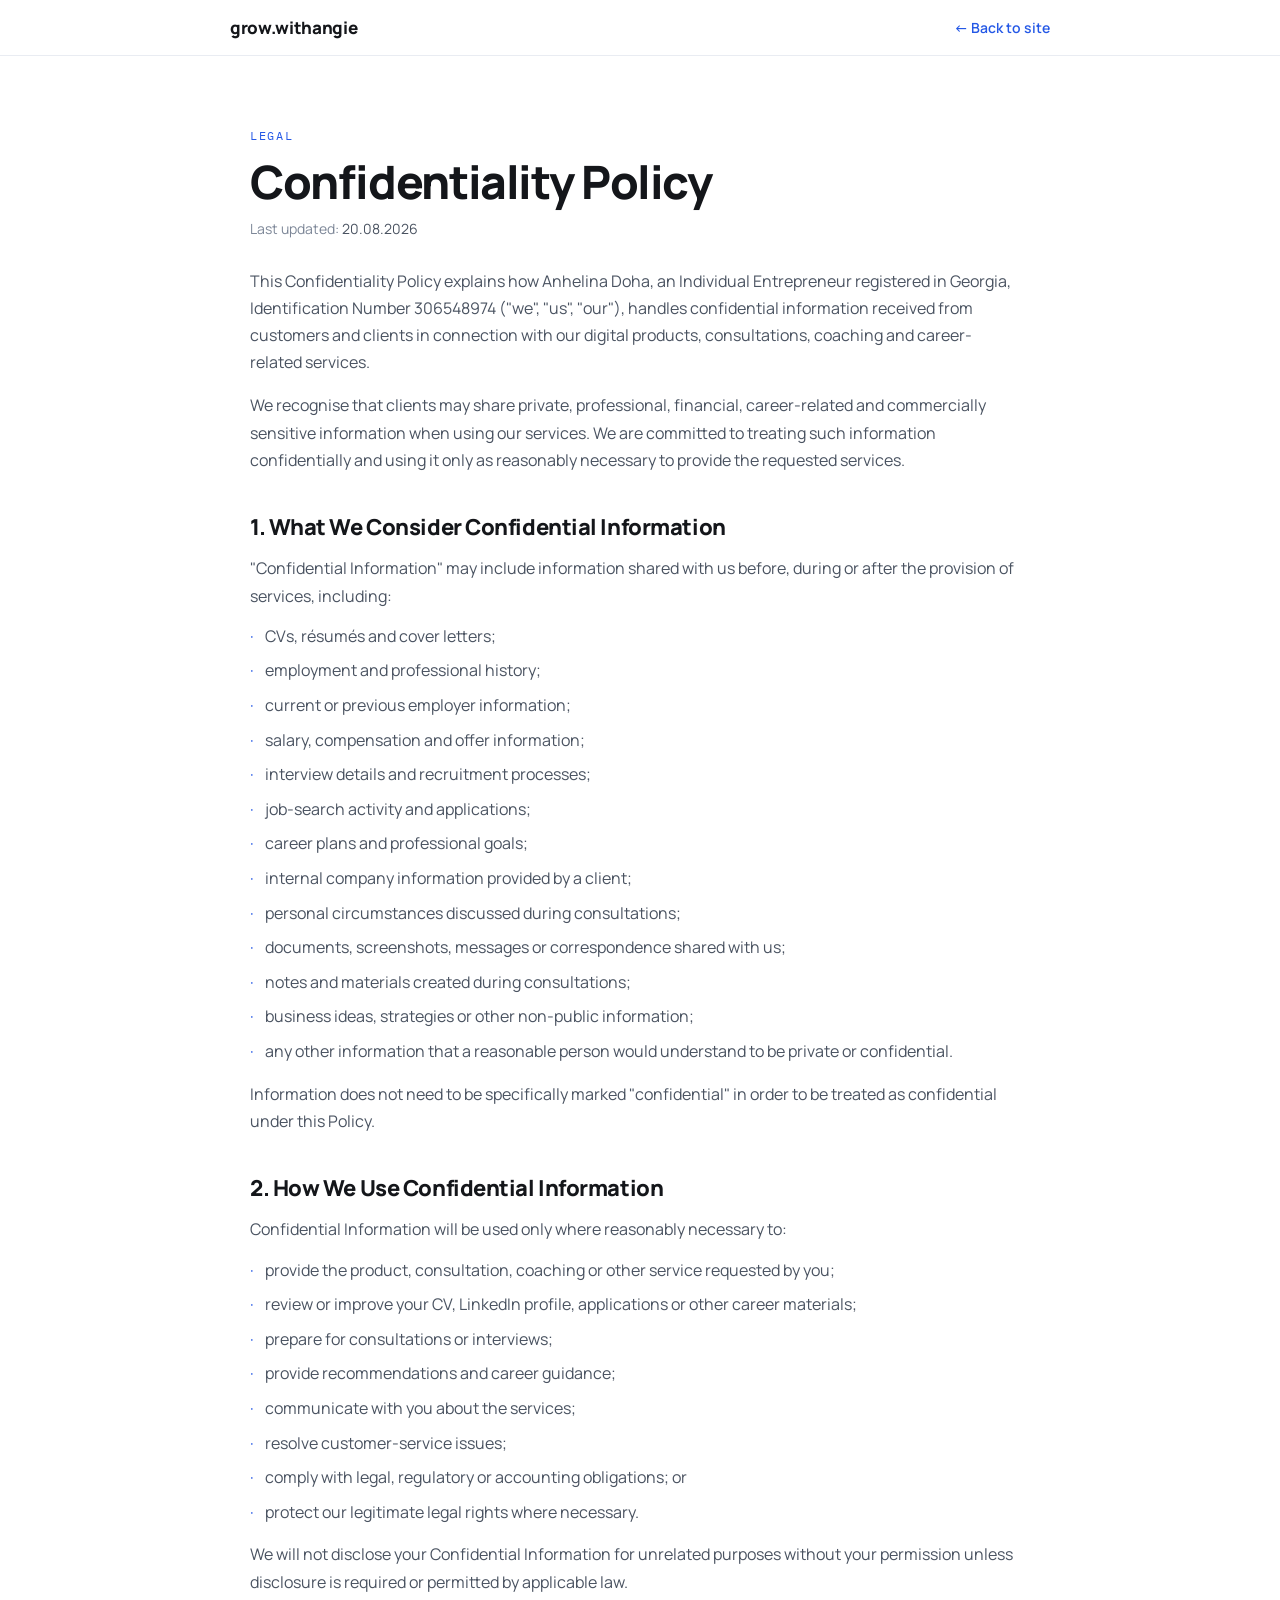
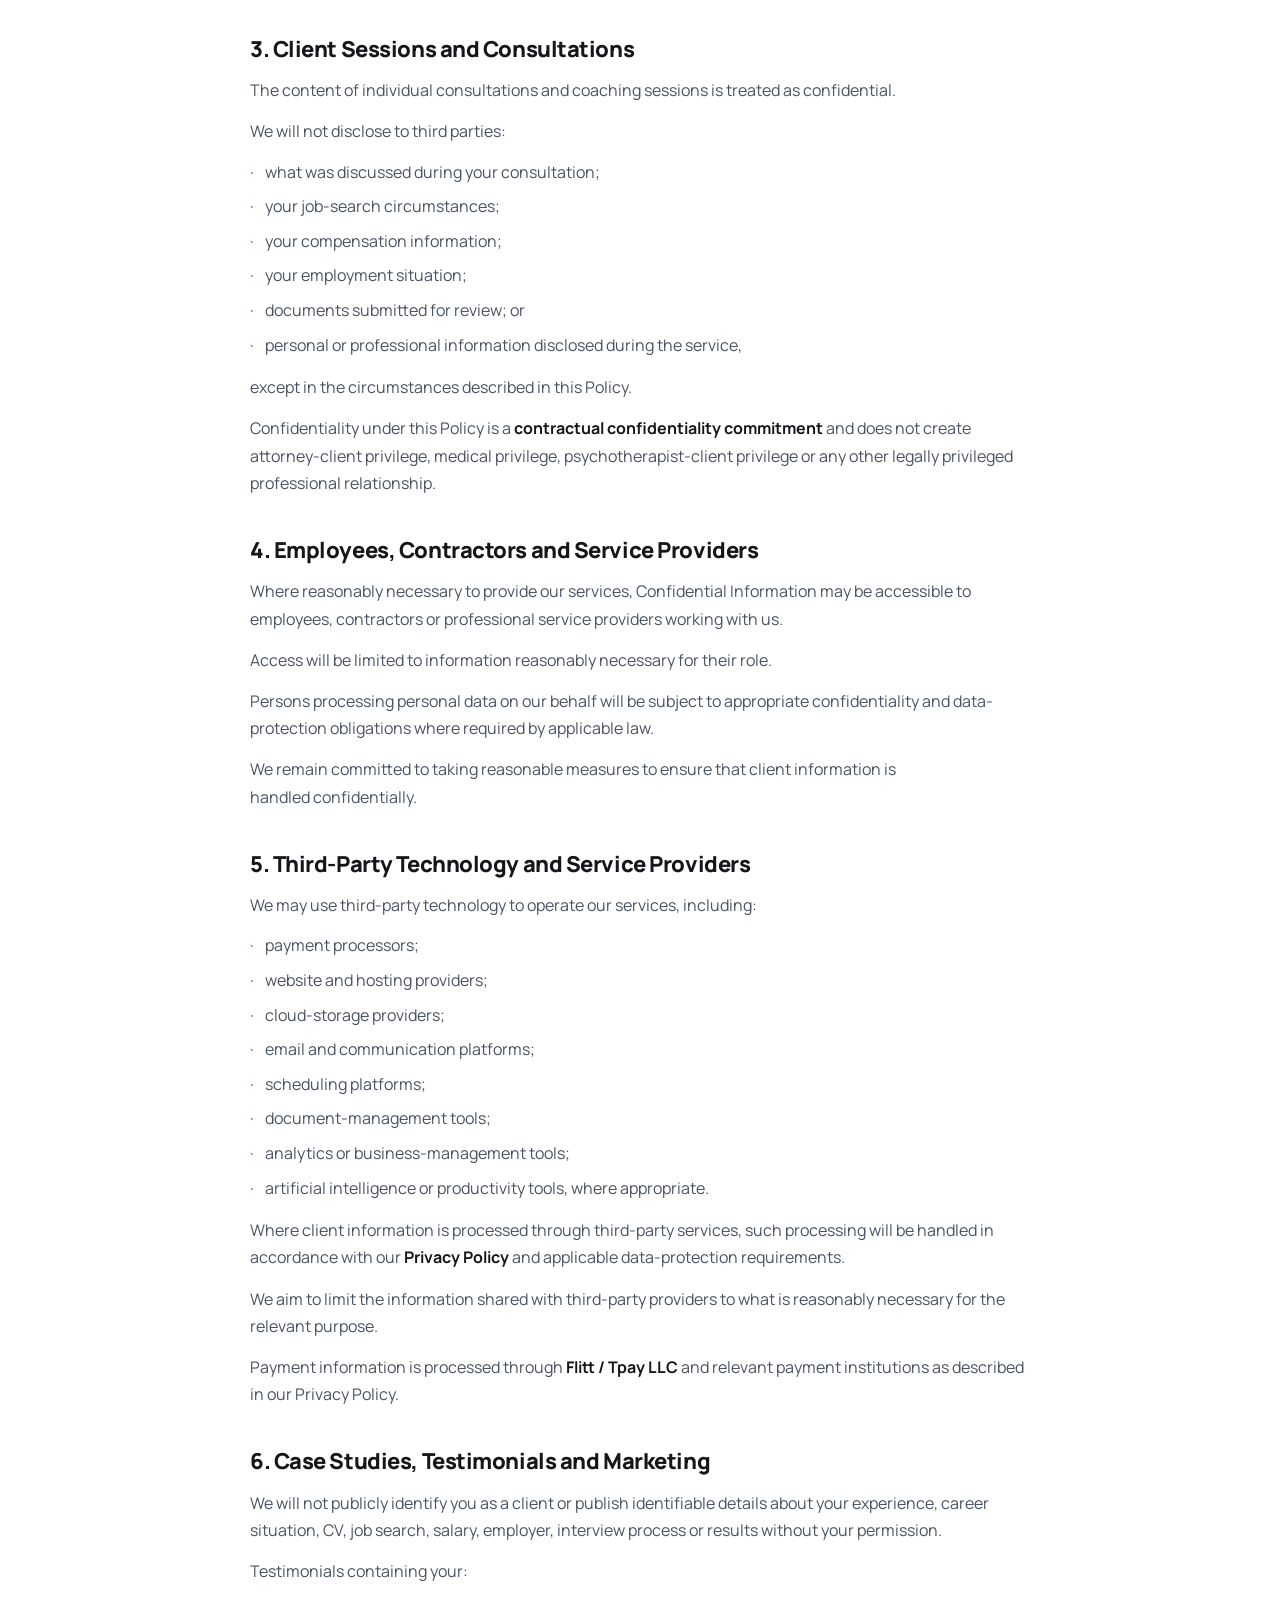
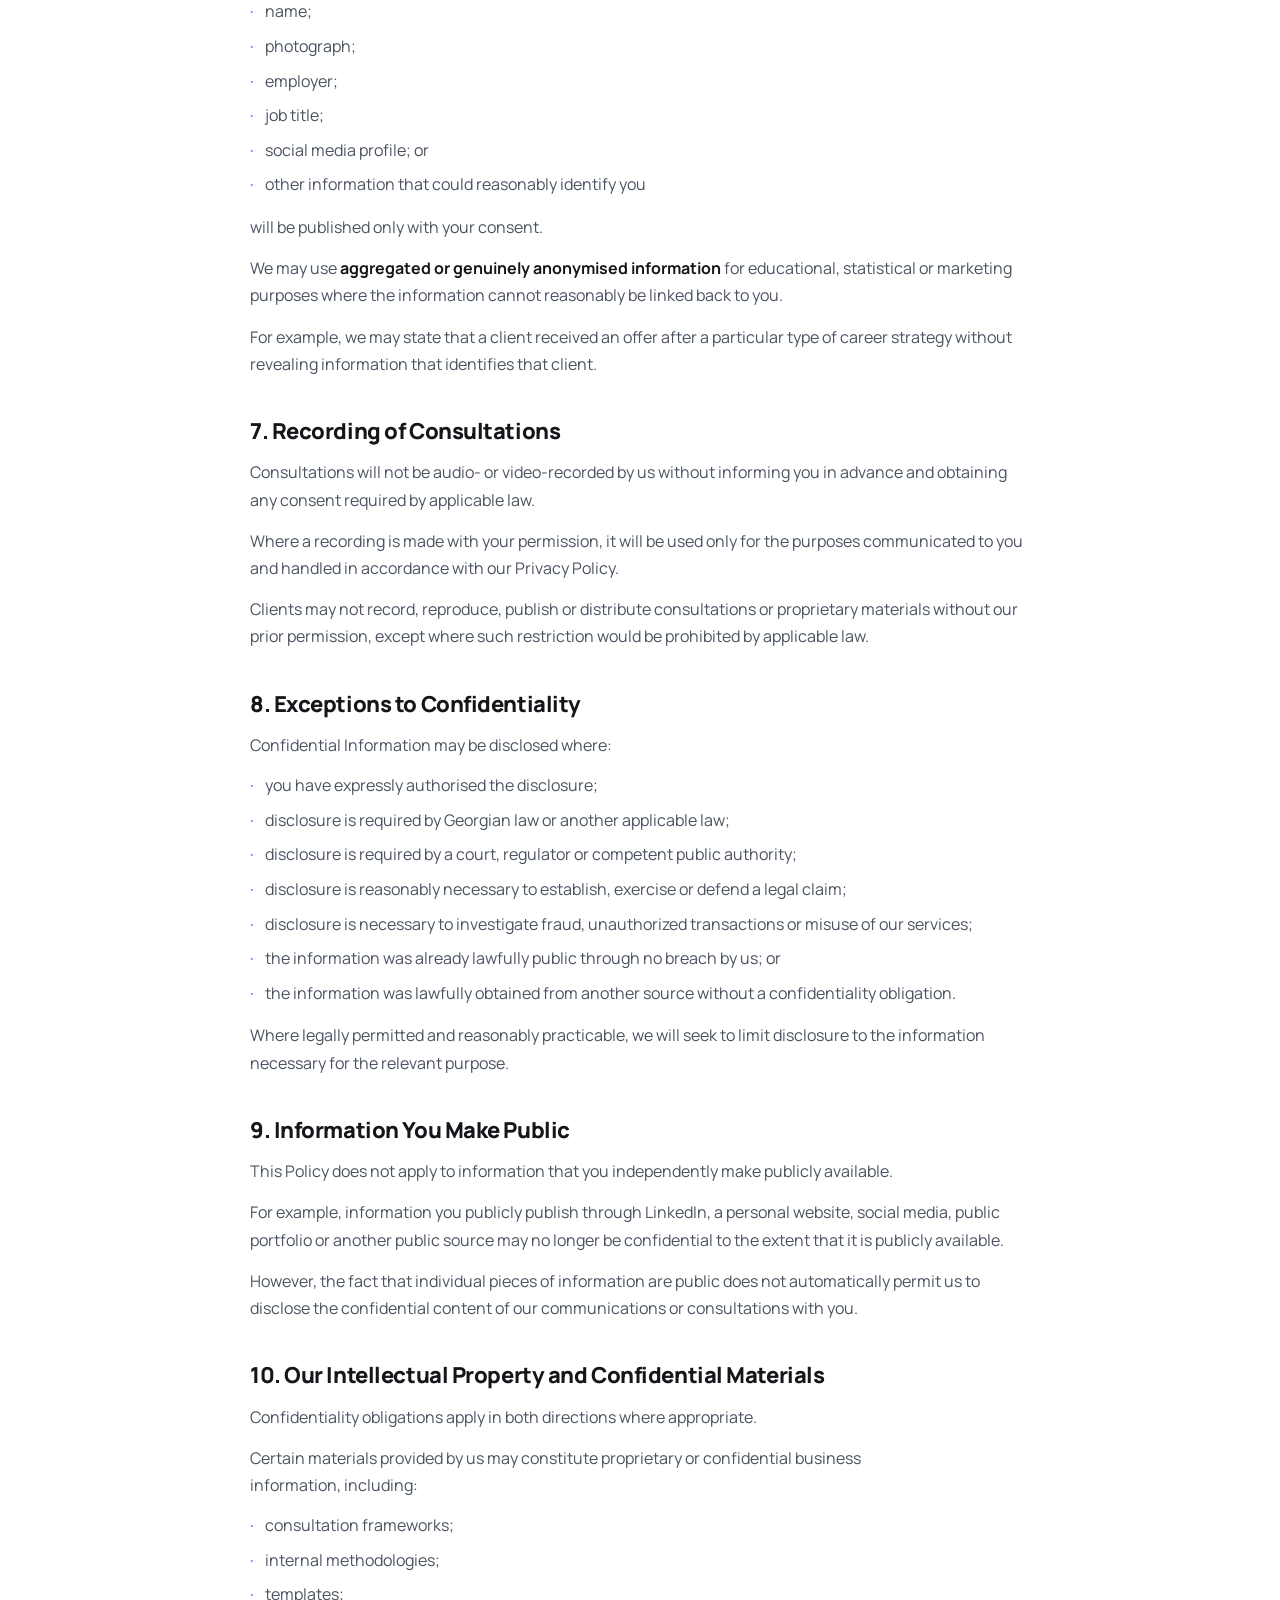
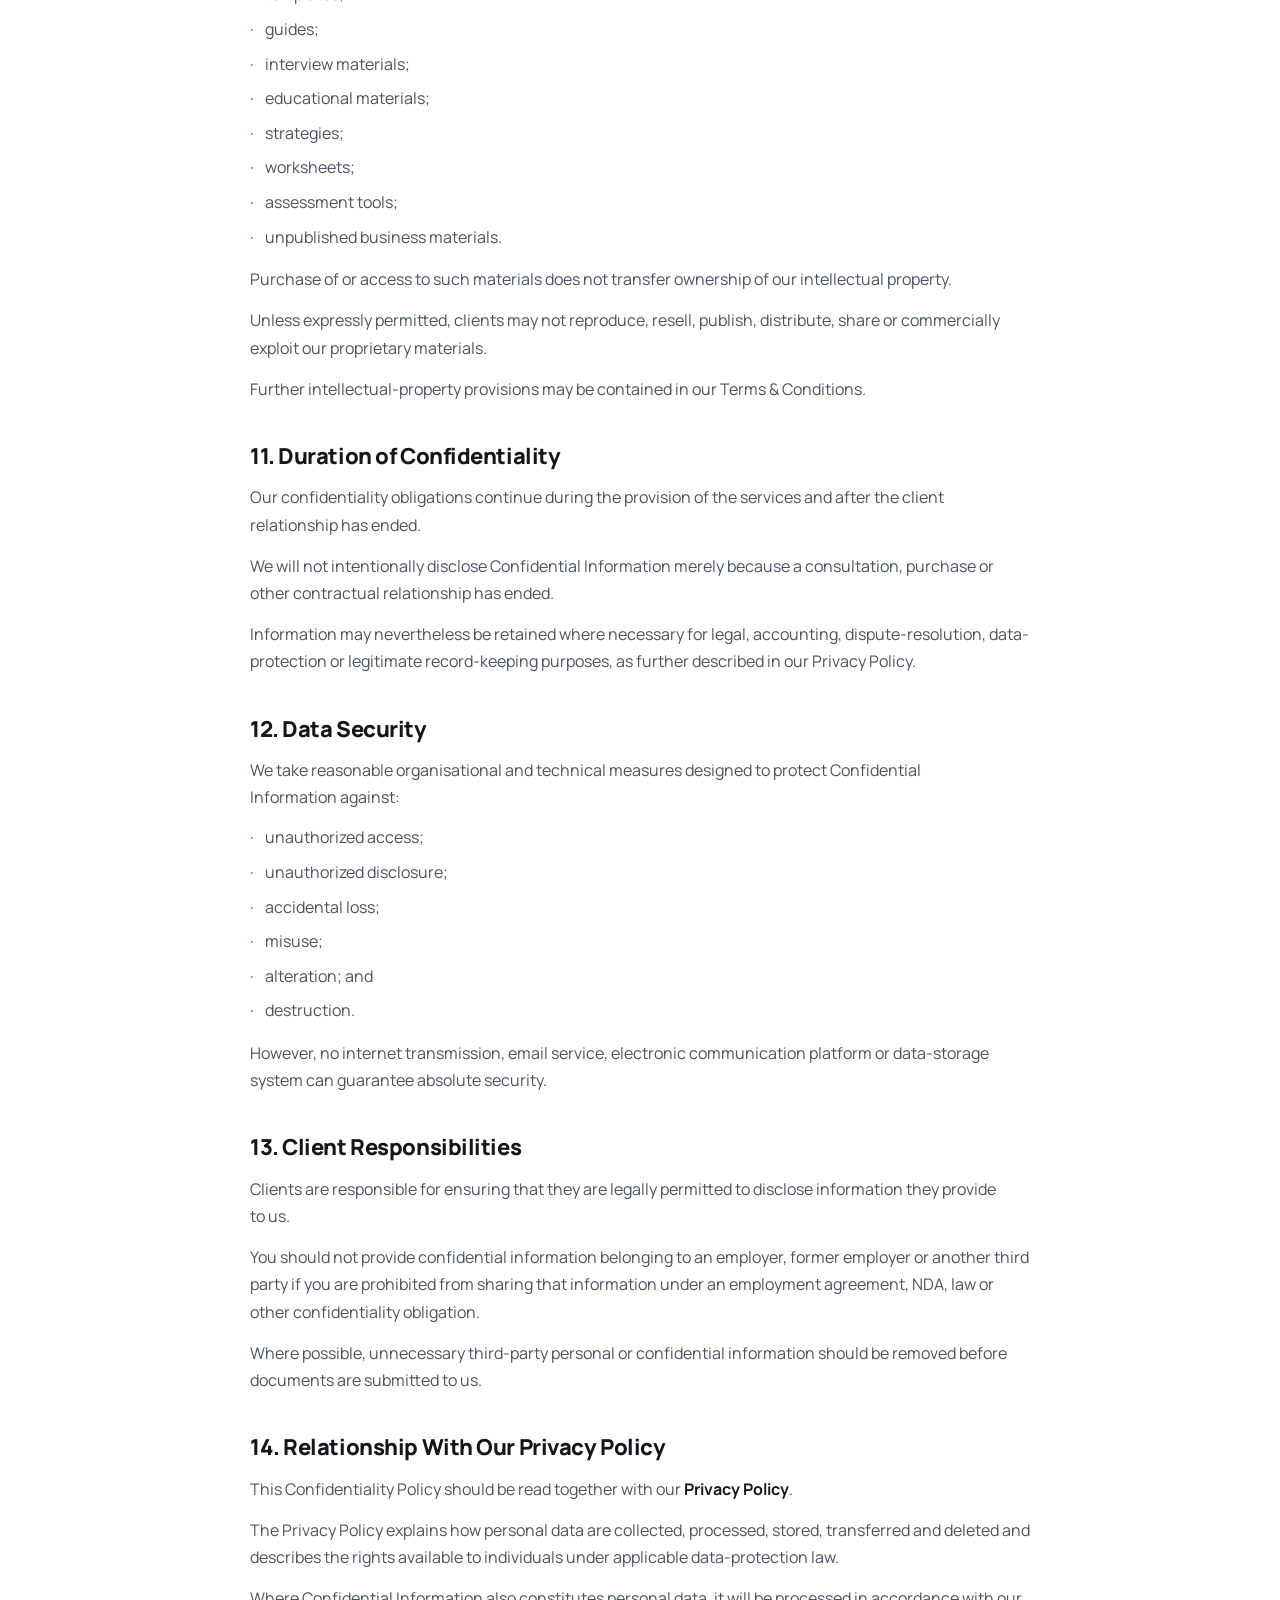
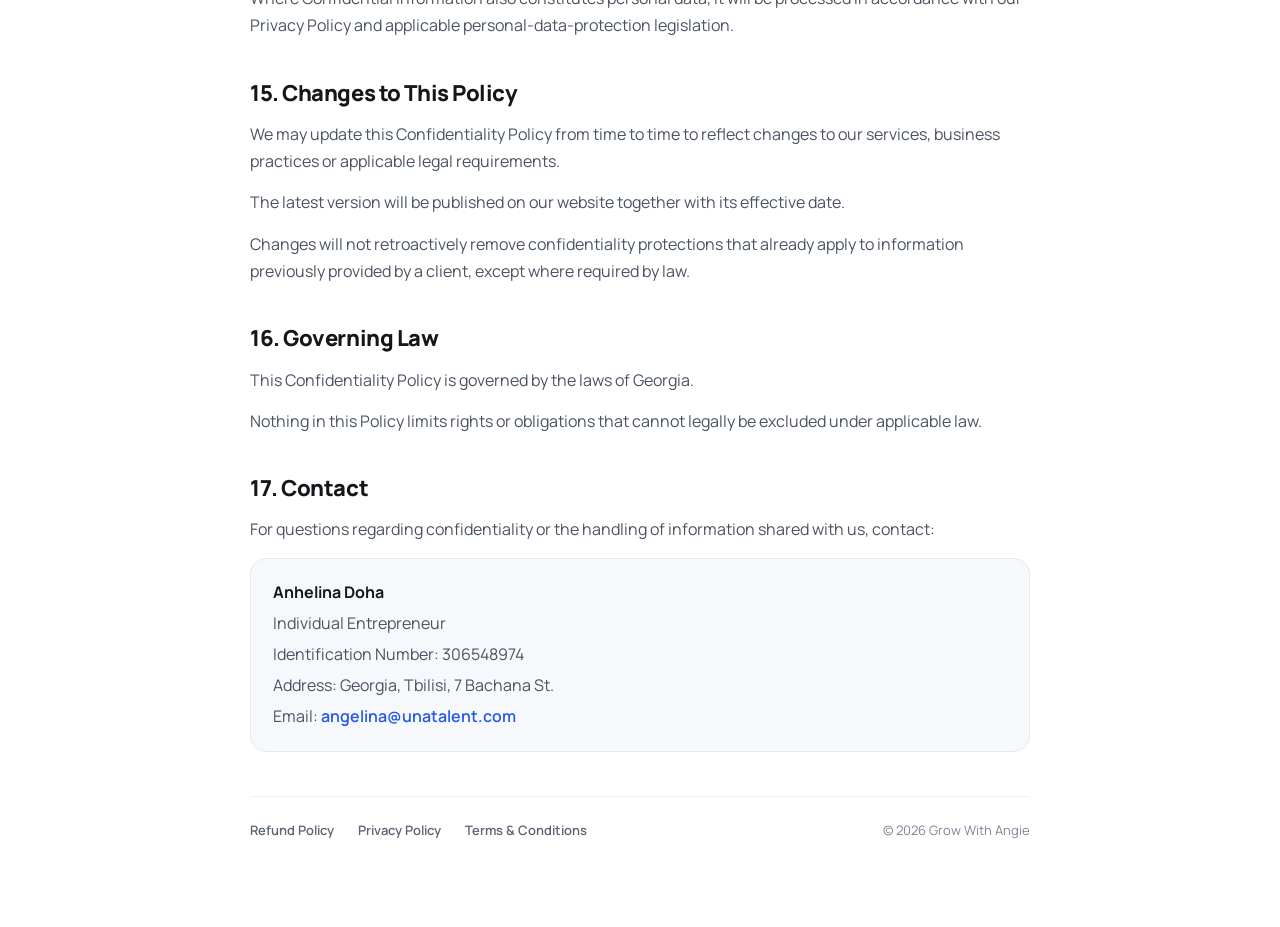
<file: confidentiality-policy.html>
<!DOCTYPE html>
<html lang="en">
<head>
<meta charset="utf-8">
<meta name="viewport" content="width=device-width, initial-scale=1">
<title>Confidentiality Policy — Grow With Angie</title>
<link rel="preconnect" href="https://fonts.googleapis.com">
<link rel="preconnect" href="https://fonts.gstatic.com" crossorigin>
<link href="https://fonts.googleapis.com/css2?family=Manrope:wght@400;500;600;700;800&family=IBM+Plex+Mono:wght@400;500&display=swap" rel="stylesheet">
<link rel="stylesheet" href="styles.css">
</head>
<body>

<header style="border-bottom:1px solid #e9ecf2;padding:16px 20px">
<div style="max-width:820px;margin:0 auto;display:flex;align-items:center;justify-content:space-between;gap:16px">
<a href="index.html" style="color:#14161a;font-weight:800;font-size:17px;letter-spacing:-0.02em">grow.withangie</a>
<a href="index.html" style="font-size:14px;font-weight:600">← Back to site</a>
</div>
</header>

<main style="max-width:820px;margin:0 auto;padding:clamp(40px,6vw,72px) 20px clamp(56px,7vw,88px)">
<p style="font-family:'IBM Plex Mono',monospace;font-size:12px;letter-spacing:0.14em;text-transform:uppercase;color:#2458E6;margin:0 0 14px">Legal</p>
<h1 style="font-size:clamp(30px,5vw,46px);line-height:1.08;letter-spacing:-0.03em;font-weight:800;margin:0 0 12px">Confidentiality Policy</h1>
<p style="font-size:14px;color:#7c8697;margin:0 0 30px">Last updated: <span style="color:#4a5361">20.08.2026</span></p>

<p style="font-size:16px;line-height:1.7;color:#4a5361;margin:0 0 16px">This Confidentiality Policy explains how Anhelina Doha, an Individual Entrepreneur registered in Georgia, Identification Number 306548974 ("we", "us", "our"), handles confidential information received from customers and clients in connection with our digital products, consultations, coaching and career-related services.</p>
<p style="font-size:16px;line-height:1.7;color:#4a5361;margin:0 0 40px">We recognise that clients may share private, professional, financial, career-related and commercially sensitive information when using our services. We are committed to treating such information confidentially and using it only as reasonably necessary to provide the requested services.</p>

<section style="display:grid;gap:40px">
<div>
<h2 style="font-size:22px;line-height:1.25;letter-spacing:-0.02em;font-weight:800;margin:0 0 14px">1. What We Consider Confidential Information</h2>
<p style="font-size:16px;line-height:1.7;color:#4a5361;margin:0 0 14px">"Confidential Information" may include information shared with us before, during or after the provision of services, including:</p>
<ul style="display:grid;gap:9px;font-size:16px;line-height:1.6;color:#4a5361;margin:0 0 16px"><li style="display:flex;gap:11px"><span style="color:#2458E6;flex:none">·</span><span>CVs, résumés and cover letters;</span></li><li style="display:flex;gap:11px"><span style="color:#2458E6;flex:none">·</span><span>employment and professional history;</span></li><li style="display:flex;gap:11px"><span style="color:#2458E6;flex:none">·</span><span>current or previous employer information;</span></li><li style="display:flex;gap:11px"><span style="color:#2458E6;flex:none">·</span><span>salary, compensation and offer information;</span></li><li style="display:flex;gap:11px"><span style="color:#2458E6;flex:none">·</span><span>interview details and recruitment processes;</span></li><li style="display:flex;gap:11px"><span style="color:#2458E6;flex:none">·</span><span>job-search activity and applications;</span></li><li style="display:flex;gap:11px"><span style="color:#2458E6;flex:none">·</span><span>career plans and professional goals;</span></li><li style="display:flex;gap:11px"><span style="color:#2458E6;flex:none">·</span><span>internal company information provided by a client;</span></li><li style="display:flex;gap:11px"><span style="color:#2458E6;flex:none">·</span><span>personal circumstances discussed during consultations;</span></li><li style="display:flex;gap:11px"><span style="color:#2458E6;flex:none">·</span><span>documents, screenshots, messages or correspondence shared with us;</span></li><li style="display:flex;gap:11px"><span style="color:#2458E6;flex:none">·</span><span>notes and materials created during consultations;</span></li><li style="display:flex;gap:11px"><span style="color:#2458E6;flex:none">·</span><span>business ideas, strategies or other non-public information;</span></li><li style="display:flex;gap:11px"><span style="color:#2458E6;flex:none">·</span><span>any other information that a reasonable person would understand to be private or confidential.</span></li></ul>
<p style="font-size:16px;line-height:1.7;color:#4a5361;margin:0">Information does not need to be specifically marked "confidential" in order to be treated as confidential under this Policy.</p>
</div>
<div>
<h2 style="font-size:22px;line-height:1.25;letter-spacing:-0.02em;font-weight:800;margin:0 0 14px">2. How We Use Confidential Information</h2>
<p style="font-size:16px;line-height:1.7;color:#4a5361;margin:0 0 14px">Confidential Information will be used only where reasonably necessary to:</p>
<ul style="display:grid;gap:9px;font-size:16px;line-height:1.6;color:#4a5361;margin:0 0 16px"><li style="display:flex;gap:11px"><span style="color:#2458E6;flex:none">·</span><span>provide the product, consultation, coaching or other service requested by you;</span></li><li style="display:flex;gap:11px"><span style="color:#2458E6;flex:none">·</span><span>review or improve your CV, LinkedIn profile, applications or other career materials;</span></li><li style="display:flex;gap:11px"><span style="color:#2458E6;flex:none">·</span><span>prepare for consultations or interviews;</span></li><li style="display:flex;gap:11px"><span style="color:#2458E6;flex:none">·</span><span>provide recommendations and career guidance;</span></li><li style="display:flex;gap:11px"><span style="color:#2458E6;flex:none">·</span><span>communicate with you about the services;</span></li><li style="display:flex;gap:11px"><span style="color:#2458E6;flex:none">·</span><span>resolve customer-service issues;</span></li><li style="display:flex;gap:11px"><span style="color:#2458E6;flex:none">·</span><span>comply with legal, regulatory or accounting obligations; or</span></li><li style="display:flex;gap:11px"><span style="color:#2458E6;flex:none">·</span><span>protect our legitimate legal rights where necessary.</span></li></ul>
<p style="font-size:16px;line-height:1.7;color:#4a5361;margin:0">We will not disclose your Confidential Information for unrelated purposes without your permission unless disclosure is required or permitted by applicable law.</p>
</div>
<div>
<h2 style="font-size:22px;line-height:1.25;letter-spacing:-0.02em;font-weight:800;margin:0 0 14px">3. Client Sessions and Consultations</h2>
<p style="font-size:16px;line-height:1.7;color:#4a5361;margin:0 0 14px">The content of individual consultations and coaching sessions is treated as confidential.</p>
<p style="font-size:16px;line-height:1.7;color:#4a5361;margin:0 0 14px">We will not disclose to third parties:</p>
<ul style="display:grid;gap:9px;font-size:16px;line-height:1.6;color:#4a5361;margin:0 0 16px"><li style="display:flex;gap:11px"><span style="color:#2458E6;flex:none">·</span><span>what was discussed during your consultation;</span></li><li style="display:flex;gap:11px"><span style="color:#2458E6;flex:none">·</span><span>your job-search circumstances;</span></li><li style="display:flex;gap:11px"><span style="color:#2458E6;flex:none">·</span><span>your compensation information;</span></li><li style="display:flex;gap:11px"><span style="color:#2458E6;flex:none">·</span><span>your employment situation;</span></li><li style="display:flex;gap:11px"><span style="color:#2458E6;flex:none">·</span><span>documents submitted for review; or</span></li><li style="display:flex;gap:11px"><span style="color:#2458E6;flex:none">·</span><span>personal or professional information disclosed during the service,</span></li></ul>
<p style="font-size:16px;line-height:1.7;color:#4a5361;margin:0 0 14px">except in the circumstances described in this Policy.</p>
<p style="font-size:16px;line-height:1.7;color:#4a5361;margin:0">Confidentiality under this Policy is a <strong style="color:#14161a;font-weight:700">contractual confidentiality commitment</strong> and does not create attorney-client privilege, medical privilege, psychotherapist-client privilege or any other legally privileged professional relationship.</p>
</div>
<div>
<h2 style="font-size:22px;line-height:1.25;letter-spacing:-0.02em;font-weight:800;margin:0 0 14px">4. Employees, Contractors and Service Providers</h2>
<p style="font-size:16px;line-height:1.7;color:#4a5361;margin:0 0 14px">Where reasonably necessary to provide our services, Confidential Information may be accessible to employees, contractors or professional service providers working with us.</p>
<p style="font-size:16px;line-height:1.7;color:#4a5361;margin:0 0 14px">Access will be limited to information reasonably necessary for their role.</p>
<p style="font-size:16px;line-height:1.7;color:#4a5361;margin:0 0 14px">Persons processing personal data on our behalf will be subject to appropriate confidentiality and data-protection obligations where required by applicable law.</p>
<p style="font-size:16px;line-height:1.7;color:#4a5361;margin:0">We remain committed to taking reasonable measures to ensure that client information is handled confidentially.</p>
</div>
<div>
<h2 style="font-size:22px;line-height:1.25;letter-spacing:-0.02em;font-weight:800;margin:0 0 14px">5. Third-Party Technology and Service Providers</h2>
<p style="font-size:16px;line-height:1.7;color:#4a5361;margin:0 0 14px">We may use third-party technology to operate our services, including:</p>
<ul style="display:grid;gap:9px;font-size:16px;line-height:1.6;color:#4a5361;margin:0 0 16px"><li style="display:flex;gap:11px"><span style="color:#2458E6;flex:none">·</span><span>payment processors;</span></li><li style="display:flex;gap:11px"><span style="color:#2458E6;flex:none">·</span><span>website and hosting providers;</span></li><li style="display:flex;gap:11px"><span style="color:#2458E6;flex:none">·</span><span>cloud-storage providers;</span></li><li style="display:flex;gap:11px"><span style="color:#2458E6;flex:none">·</span><span>email and communication platforms;</span></li><li style="display:flex;gap:11px"><span style="color:#2458E6;flex:none">·</span><span>scheduling platforms;</span></li><li style="display:flex;gap:11px"><span style="color:#2458E6;flex:none">·</span><span>document-management tools;</span></li><li style="display:flex;gap:11px"><span style="color:#2458E6;flex:none">·</span><span>analytics or business-management tools;</span></li><li style="display:flex;gap:11px"><span style="color:#2458E6;flex:none">·</span><span>artificial intelligence or productivity tools, where appropriate.</span></li></ul>
<p style="font-size:16px;line-height:1.7;color:#4a5361;margin:0 0 14px">Where client information is processed through third-party services, such processing will be handled in accordance with our <strong style="color:#14161a;font-weight:700">Privacy Policy</strong> and applicable data-protection requirements.</p>
<p style="font-size:16px;line-height:1.7;color:#4a5361;margin:0 0 14px">We aim to limit the information shared with third-party providers to what is reasonably necessary for the relevant purpose.</p>
<p style="font-size:16px;line-height:1.7;color:#4a5361;margin:0">Payment information is processed through <strong style="color:#14161a;font-weight:700">Flitt / Tpay LLC</strong> and relevant payment institutions as described in our Privacy Policy.</p>
</div>
<div>
<h2 style="font-size:22px;line-height:1.25;letter-spacing:-0.02em;font-weight:800;margin:0 0 14px">6. Case Studies, Testimonials and Marketing</h2>
<p style="font-size:16px;line-height:1.7;color:#4a5361;margin:0 0 14px">We will not publicly identify you as a client or publish identifiable details about your experience, career situation, CV, job search, salary, employer, interview process or results without your permission.</p>
<p style="font-size:16px;line-height:1.7;color:#4a5361;margin:0 0 14px">Testimonials containing your:</p>
<ul style="display:grid;gap:9px;font-size:16px;line-height:1.6;color:#4a5361;margin:0 0 16px"><li style="display:flex;gap:11px"><span style="color:#2458E6;flex:none">·</span><span>name;</span></li><li style="display:flex;gap:11px"><span style="color:#2458E6;flex:none">·</span><span>photograph;</span></li><li style="display:flex;gap:11px"><span style="color:#2458E6;flex:none">·</span><span>employer;</span></li><li style="display:flex;gap:11px"><span style="color:#2458E6;flex:none">·</span><span>job title;</span></li><li style="display:flex;gap:11px"><span style="color:#2458E6;flex:none">·</span><span>social media profile; or</span></li><li style="display:flex;gap:11px"><span style="color:#2458E6;flex:none">·</span><span>other information that could reasonably identify you</span></li></ul>
<p style="font-size:16px;line-height:1.7;color:#4a5361;margin:0 0 14px">will be published only with your consent.</p>
<p style="font-size:16px;line-height:1.7;color:#4a5361;margin:0 0 14px">We may use <strong style="color:#14161a;font-weight:700">aggregated or genuinely anonymised information</strong> for educational, statistical or marketing purposes where the information cannot reasonably be linked back to you.</p>
<p style="font-size:16px;line-height:1.7;color:#4a5361;margin:0">For example, we may state that a client received an offer after a particular type of career strategy without revealing information that identifies that client.</p>
</div>
<div>
<h2 style="font-size:22px;line-height:1.25;letter-spacing:-0.02em;font-weight:800;margin:0 0 14px">7. Recording of Consultations</h2>
<p style="font-size:16px;line-height:1.7;color:#4a5361;margin:0 0 14px">Consultations will not be audio- or video-recorded by us without informing you in advance and obtaining any consent required by applicable law.</p>
<p style="font-size:16px;line-height:1.7;color:#4a5361;margin:0 0 14px">Where a recording is made with your permission, it will be used only for the purposes communicated to you and handled in accordance with our Privacy Policy.</p>
<p style="font-size:16px;line-height:1.7;color:#4a5361;margin:0">Clients may not record, reproduce, publish or distribute consultations or proprietary materials without our prior permission, except where such restriction would be prohibited by applicable law.</p>
</div>
<div>
<h2 style="font-size:22px;line-height:1.25;letter-spacing:-0.02em;font-weight:800;margin:0 0 14px">8. Exceptions to Confidentiality</h2>
<p style="font-size:16px;line-height:1.7;color:#4a5361;margin:0 0 14px">Confidential Information may be disclosed where:</p>
<ul style="display:grid;gap:9px;font-size:16px;line-height:1.6;color:#4a5361;margin:0 0 16px"><li style="display:flex;gap:11px"><span style="color:#2458E6;flex:none">·</span><span>you have expressly authorised the disclosure;</span></li><li style="display:flex;gap:11px"><span style="color:#2458E6;flex:none">·</span><span>disclosure is required by Georgian law or another applicable law;</span></li><li style="display:flex;gap:11px"><span style="color:#2458E6;flex:none">·</span><span>disclosure is required by a court, regulator or competent public authority;</span></li><li style="display:flex;gap:11px"><span style="color:#2458E6;flex:none">·</span><span>disclosure is reasonably necessary to establish, exercise or defend a legal claim;</span></li><li style="display:flex;gap:11px"><span style="color:#2458E6;flex:none">·</span><span>disclosure is necessary to investigate fraud, unauthorized transactions or misuse of our services;</span></li><li style="display:flex;gap:11px"><span style="color:#2458E6;flex:none">·</span><span>the information was already lawfully public through no breach by us; or</span></li><li style="display:flex;gap:11px"><span style="color:#2458E6;flex:none">·</span><span>the information was lawfully obtained from another source without a confidentiality obligation.</span></li></ul>
<p style="font-size:16px;line-height:1.7;color:#4a5361;margin:0">Where legally permitted and reasonably practicable, we will seek to limit disclosure to the information necessary for the relevant purpose.</p>
</div>
<div>
<h2 style="font-size:22px;line-height:1.25;letter-spacing:-0.02em;font-weight:800;margin:0 0 14px">9. Information You Make Public</h2>
<p style="font-size:16px;line-height:1.7;color:#4a5361;margin:0 0 14px">This Policy does not apply to information that you independently make publicly available.</p>
<p style="font-size:16px;line-height:1.7;color:#4a5361;margin:0 0 14px">For example, information you publicly publish through LinkedIn, a personal website, social media, public portfolio or another public source may no longer be confidential to the extent that it is publicly available.</p>
<p style="font-size:16px;line-height:1.7;color:#4a5361;margin:0">However, the fact that individual pieces of information are public does not automatically permit us to disclose the confidential content of our communications or consultations with you.</p>
</div>
<div>
<h2 style="font-size:22px;line-height:1.25;letter-spacing:-0.02em;font-weight:800;margin:0 0 14px">10. Our Intellectual Property and Confidential Materials</h2>
<p style="font-size:16px;line-height:1.7;color:#4a5361;margin:0 0 14px">Confidentiality obligations apply in both directions where appropriate.</p>
<p style="font-size:16px;line-height:1.7;color:#4a5361;margin:0 0 14px">Certain materials provided by us may constitute proprietary or confidential business information, including:</p>
<ul style="display:grid;gap:9px;font-size:16px;line-height:1.6;color:#4a5361;margin:0 0 16px"><li style="display:flex;gap:11px"><span style="color:#2458E6;flex:none">·</span><span>consultation frameworks;</span></li><li style="display:flex;gap:11px"><span style="color:#2458E6;flex:none">·</span><span>internal methodologies;</span></li><li style="display:flex;gap:11px"><span style="color:#2458E6;flex:none">·</span><span>templates;</span></li><li style="display:flex;gap:11px"><span style="color:#2458E6;flex:none">·</span><span>guides;</span></li><li style="display:flex;gap:11px"><span style="color:#2458E6;flex:none">·</span><span>interview materials;</span></li><li style="display:flex;gap:11px"><span style="color:#2458E6;flex:none">·</span><span>educational materials;</span></li><li style="display:flex;gap:11px"><span style="color:#2458E6;flex:none">·</span><span>strategies;</span></li><li style="display:flex;gap:11px"><span style="color:#2458E6;flex:none">·</span><span>worksheets;</span></li><li style="display:flex;gap:11px"><span style="color:#2458E6;flex:none">·</span><span>assessment tools;</span></li><li style="display:flex;gap:11px"><span style="color:#2458E6;flex:none">·</span><span>unpublished business materials.</span></li></ul>
<p style="font-size:16px;line-height:1.7;color:#4a5361;margin:0 0 14px">Purchase of or access to such materials does not transfer ownership of our intellectual property.</p>
<p style="font-size:16px;line-height:1.7;color:#4a5361;margin:0 0 14px">Unless expressly permitted, clients may not reproduce, resell, publish, distribute, share or commercially exploit our proprietary materials.</p>
<p style="font-size:16px;line-height:1.7;color:#4a5361;margin:0">Further intellectual-property provisions may be contained in our Terms &amp; Conditions.</p>
</div>
<div>
<h2 style="font-size:22px;line-height:1.25;letter-spacing:-0.02em;font-weight:800;margin:0 0 14px">11. Duration of Confidentiality</h2>
<p style="font-size:16px;line-height:1.7;color:#4a5361;margin:0 0 14px">Our confidentiality obligations continue during the provision of the services and after the client relationship has ended.</p>
<p style="font-size:16px;line-height:1.7;color:#4a5361;margin:0 0 14px">We will not intentionally disclose Confidential Information merely because a consultation, purchase or other contractual relationship has ended.</p>
<p style="font-size:16px;line-height:1.7;color:#4a5361;margin:0">Information may nevertheless be retained where necessary for legal, accounting, dispute-resolution, data-protection or legitimate record-keeping purposes, as further described in our Privacy Policy.</p>
</div>
<div>
<h2 style="font-size:22px;line-height:1.25;letter-spacing:-0.02em;font-weight:800;margin:0 0 14px">12. Data Security</h2>
<p style="font-size:16px;line-height:1.7;color:#4a5361;margin:0 0 14px">We take reasonable organisational and technical measures designed to protect Confidential Information against:</p>
<ul style="display:grid;gap:9px;font-size:16px;line-height:1.6;color:#4a5361;margin:0 0 16px"><li style="display:flex;gap:11px"><span style="color:#2458E6;flex:none">·</span><span>unauthorized access;</span></li><li style="display:flex;gap:11px"><span style="color:#2458E6;flex:none">·</span><span>unauthorized disclosure;</span></li><li style="display:flex;gap:11px"><span style="color:#2458E6;flex:none">·</span><span>accidental loss;</span></li><li style="display:flex;gap:11px"><span style="color:#2458E6;flex:none">·</span><span>misuse;</span></li><li style="display:flex;gap:11px"><span style="color:#2458E6;flex:none">·</span><span>alteration; and</span></li><li style="display:flex;gap:11px"><span style="color:#2458E6;flex:none">·</span><span>destruction.</span></li></ul>
<p style="font-size:16px;line-height:1.7;color:#4a5361;margin:0">However, no internet transmission, email service, electronic communication platform or data-storage system can guarantee absolute security.</p>
</div>
<div>
<h2 style="font-size:22px;line-height:1.25;letter-spacing:-0.02em;font-weight:800;margin:0 0 14px">13. Client Responsibilities</h2>
<p style="font-size:16px;line-height:1.7;color:#4a5361;margin:0 0 14px">Clients are responsible for ensuring that they are legally permitted to disclose information they provide to us.</p>
<p style="font-size:16px;line-height:1.7;color:#4a5361;margin:0 0 14px">You should not provide confidential information belonging to an employer, former employer or another third party if you are prohibited from sharing that information under an employment agreement, NDA, law or other confidentiality obligation.</p>
<p style="font-size:16px;line-height:1.7;color:#4a5361;margin:0">Where possible, unnecessary third-party personal or confidential information should be removed before documents are submitted to us.</p>
</div>
<div>
<h2 style="font-size:22px;line-height:1.25;letter-spacing:-0.02em;font-weight:800;margin:0 0 14px">14. Relationship With Our Privacy Policy</h2>
<p style="font-size:16px;line-height:1.7;color:#4a5361;margin:0 0 14px">This Confidentiality Policy should be read together with our <strong style="color:#14161a;font-weight:700">Privacy Policy</strong>.</p>
<p style="font-size:16px;line-height:1.7;color:#4a5361;margin:0 0 14px">The Privacy Policy explains how personal data are collected, processed, stored, transferred and deleted and describes the rights available to individuals under applicable data-protection law.</p>
<p style="font-size:16px;line-height:1.7;color:#4a5361;margin:0">Where Confidential Information also constitutes personal data, it will be processed in accordance with our Privacy Policy and applicable personal-data-protection legislation.</p>
</div>
<div>
<h2 style="font-size:22px;line-height:1.25;letter-spacing:-0.02em;font-weight:800;margin:0 0 14px">15. Changes to This Policy</h2>
<p style="font-size:16px;line-height:1.7;color:#4a5361;margin:0 0 14px">We may update this Confidentiality Policy from time to time to reflect changes to our services, business practices or applicable legal requirements.</p>
<p style="font-size:16px;line-height:1.7;color:#4a5361;margin:0 0 14px">The latest version will be published on our website together with its effective date.</p>
<p style="font-size:16px;line-height:1.7;color:#4a5361;margin:0">Changes will not retroactively remove confidentiality protections that already apply to information previously provided by a client, except where required by law.</p>
</div>
<div>
<h2 style="font-size:22px;line-height:1.25;letter-spacing:-0.02em;font-weight:800;margin:0 0 14px">16. Governing Law</h2>
<p style="font-size:16px;line-height:1.7;color:#4a5361;margin:0 0 14px">This Confidentiality Policy is governed by the laws of Georgia.</p>
<p style="font-size:16px;line-height:1.7;color:#4a5361;margin:0">Nothing in this Policy limits rights or obligations that cannot legally be excluded under applicable law.</p>
</div>
<div>
<h2 style="font-size:22px;line-height:1.25;letter-spacing:-0.02em;font-weight:800;margin:0 0 14px">17. Contact</h2>
<p style="font-size:16px;line-height:1.7;color:#4a5361;margin:0 0 14px">For questions regarding confidentiality or the handling of information shared with us, contact:</p>
<div style="border:1px solid #e4e8f0;border-radius:16px;padding:20px 22px;background:#F6F8FB;font-size:16px;line-height:1.7;color:#4a5361;display:grid;gap:4px">
<div style="color:#14161a;font-weight:700">Anhelina Doha</div>
<div>Individual Entrepreneur</div>
<div>Identification Number: 306548974</div>
<div>Address: Georgia, Tbilisi, 7 Bachana St.</div>
<div>Email: <a href="mailto:angelina@unatalent.com" style="font-weight:600">angelina@unatalent.com</a></div>
</div>
</div>
</section>

<div style="margin-top:44px;padding-top:24px;border-top:1px solid #eef1f6;display:flex;flex-wrap:wrap;gap:10px 24px;justify-content:space-between;align-items:center;font-size:13px;color:#7c8697">
<div style="display:flex;flex-wrap:wrap;gap:10px 24px;align-items:center">
<a href="refund-policy.html" class="hov-dark" style="color:#5b6472;font-weight:600">Refund Policy</a>
<a href="privacy-policy.html" class="hov-dark" style="color:#5b6472;font-weight:600">Privacy Policy</a>
<a href="terms-and-conditions.html" class="hov-dark" style="color:#5b6472;font-weight:600">Terms &amp; Conditions</a>
</div>
<span>© 2026 Grow With Angie</span>
</div>
</main>
</body>
</html>
</file>
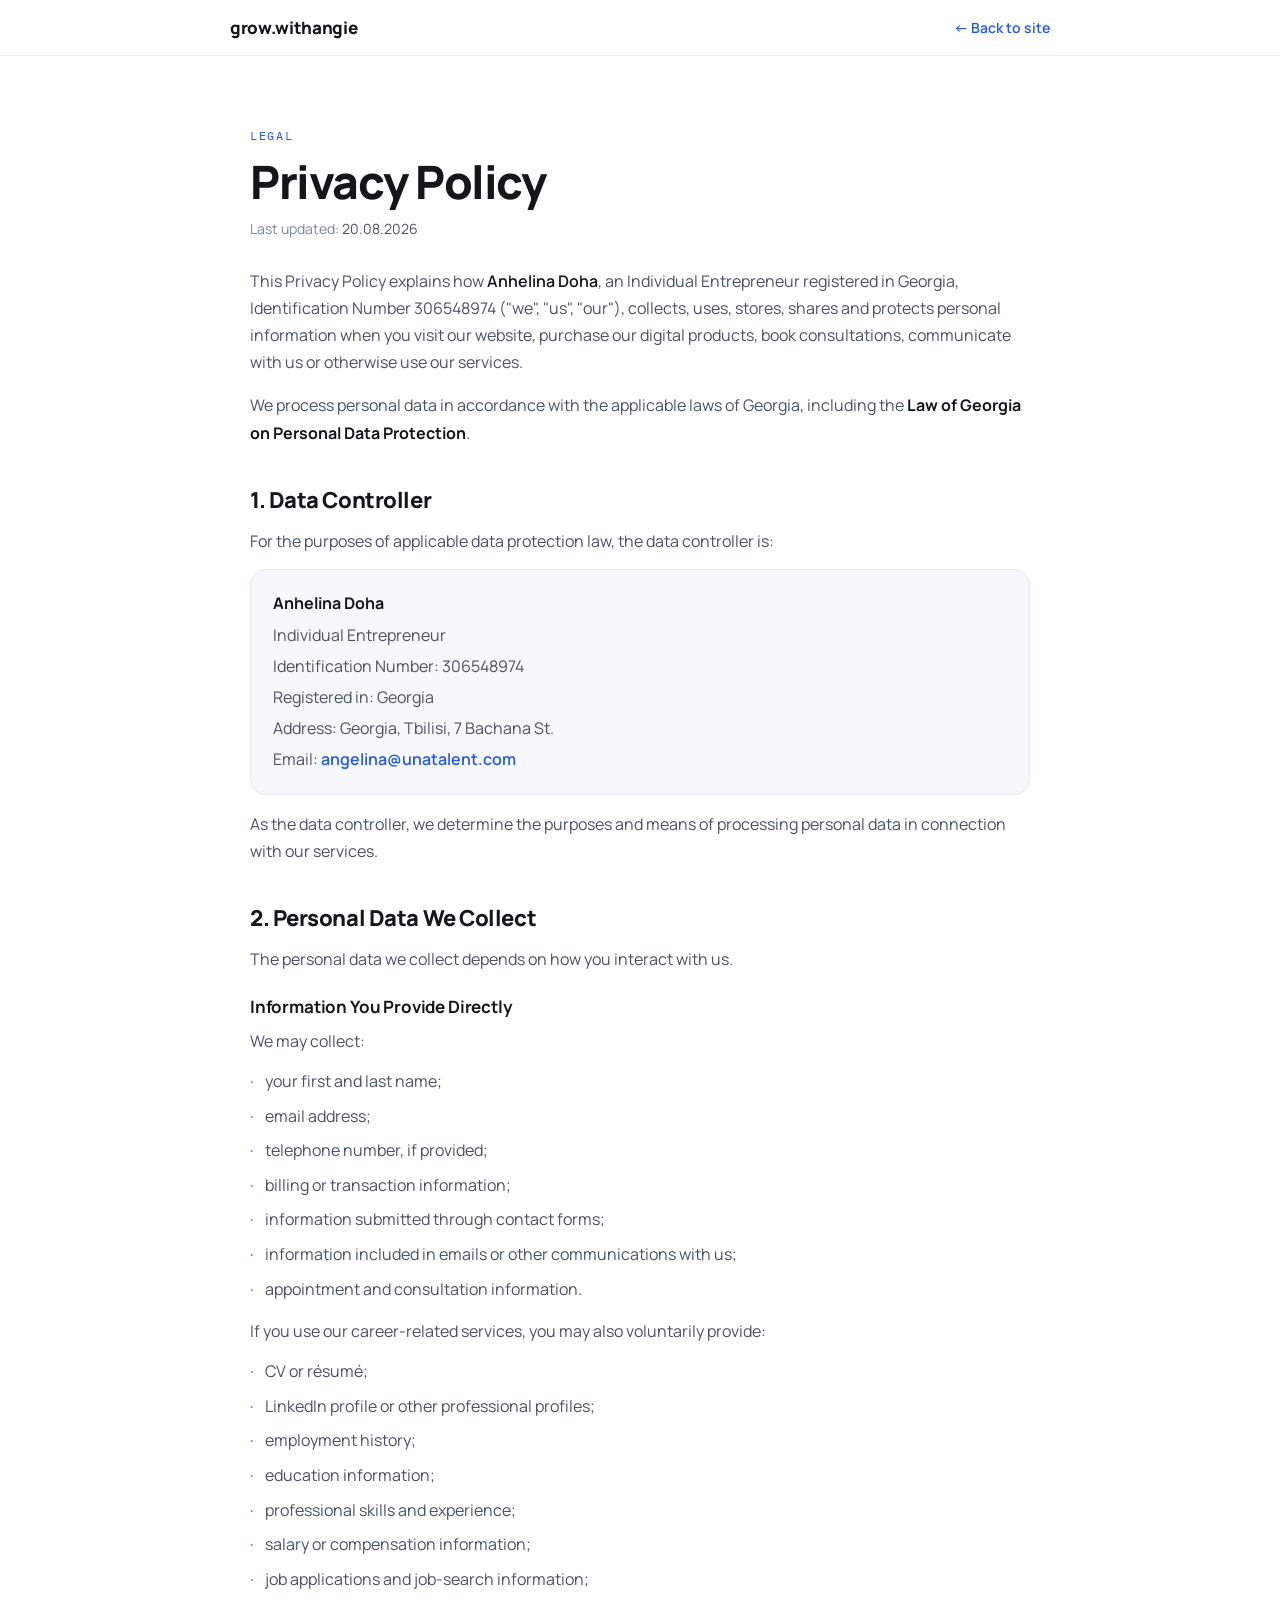
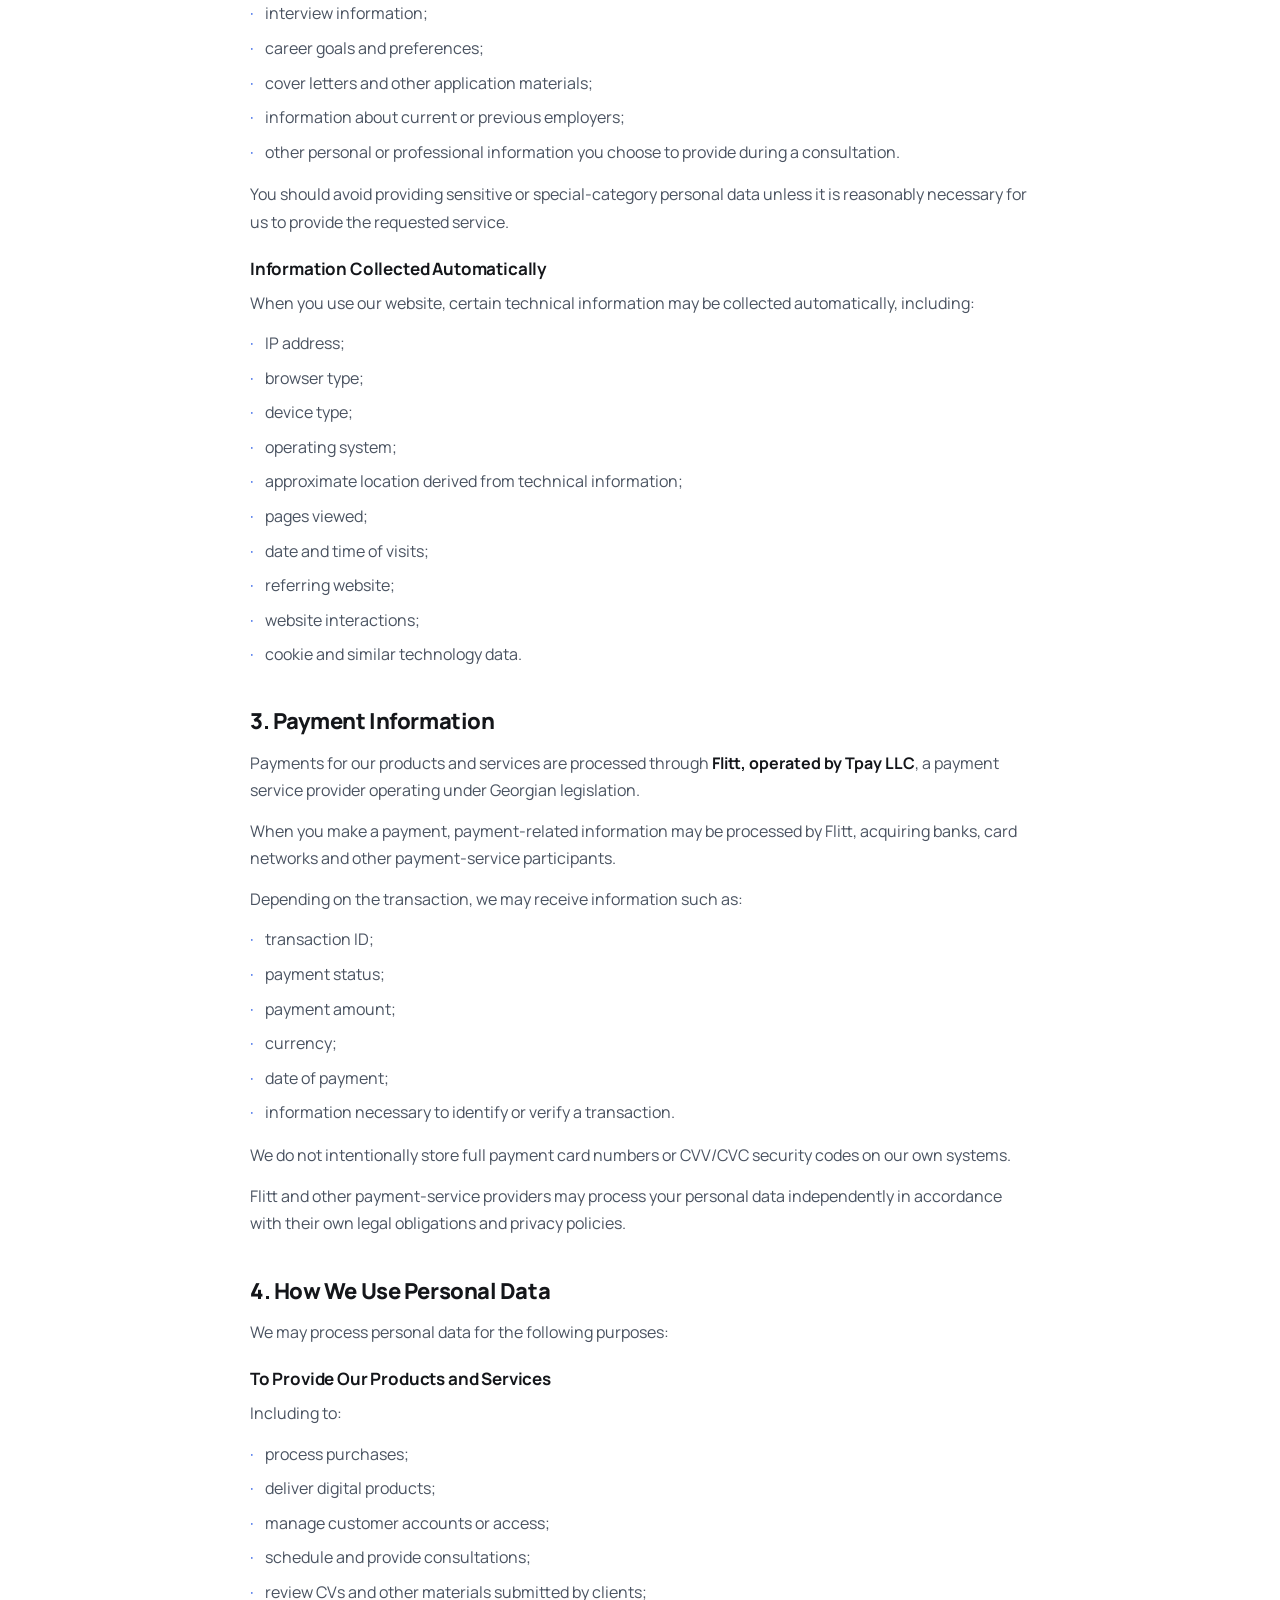
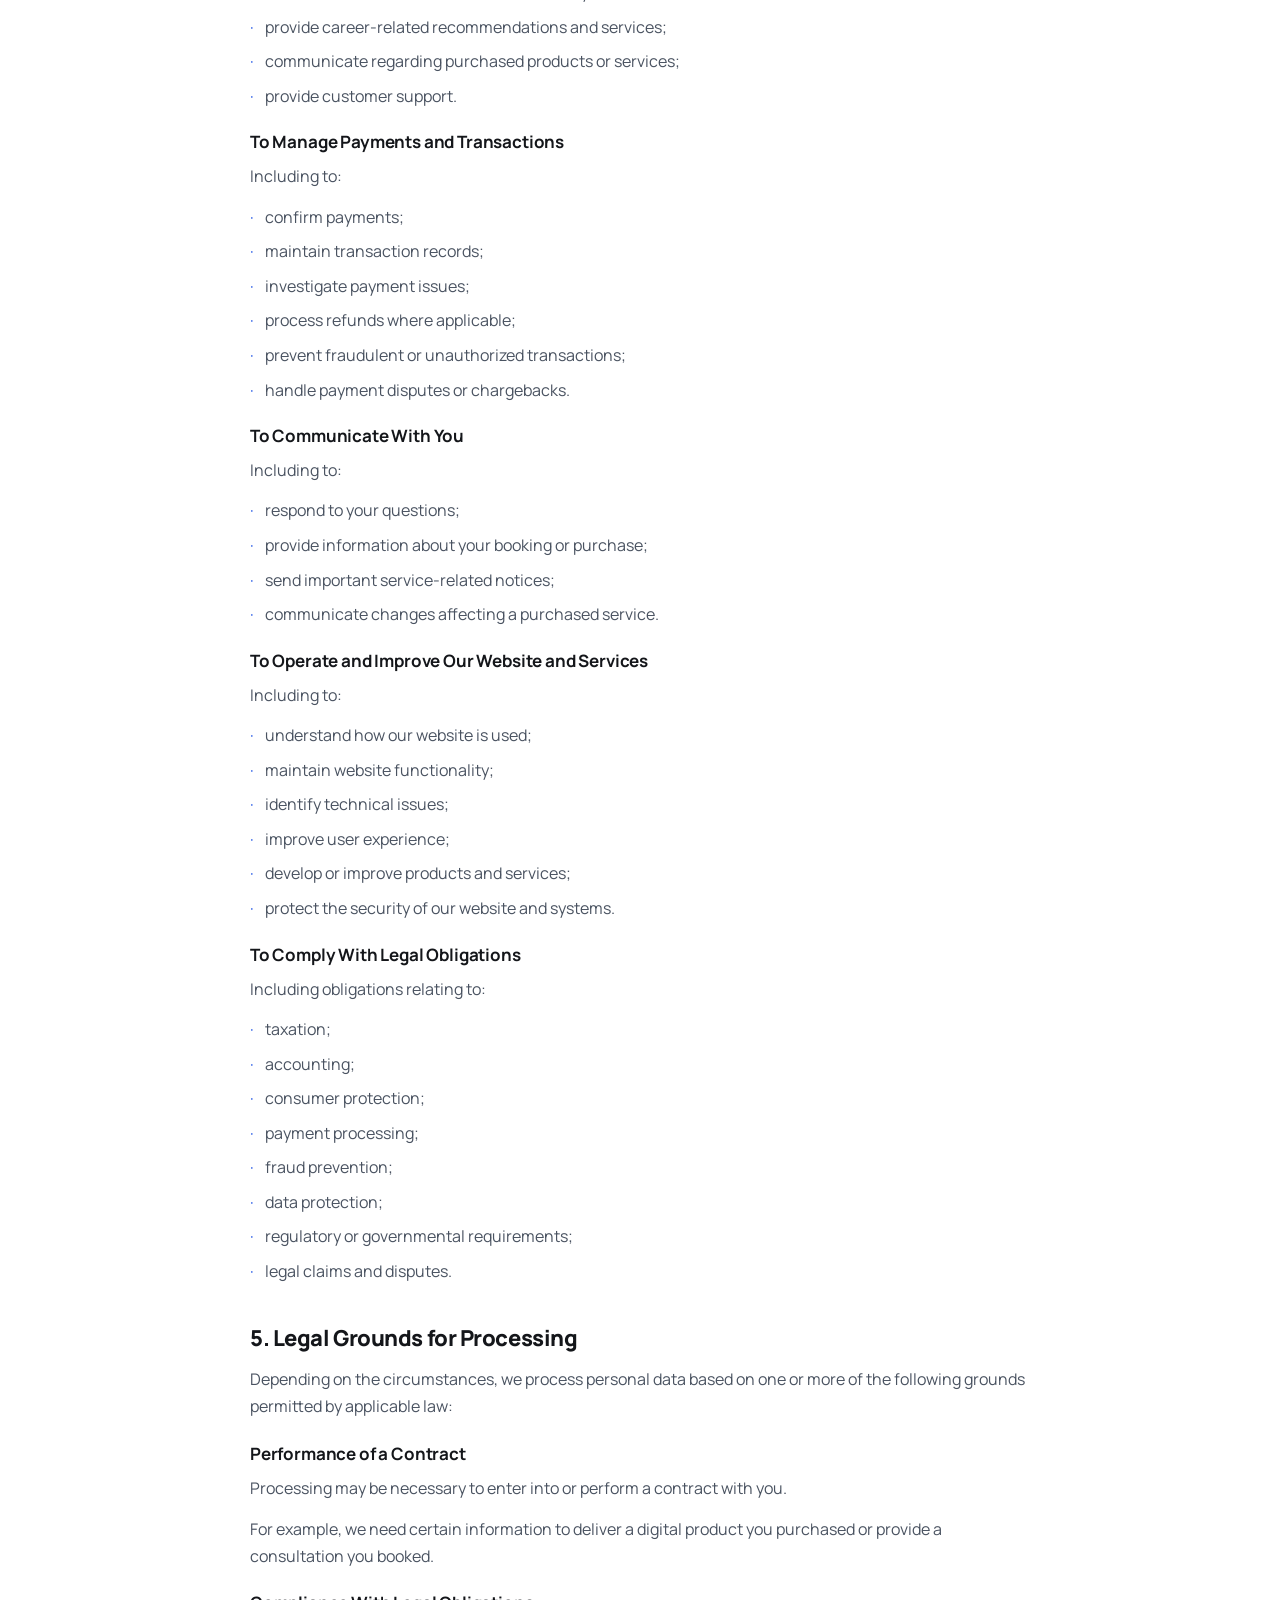
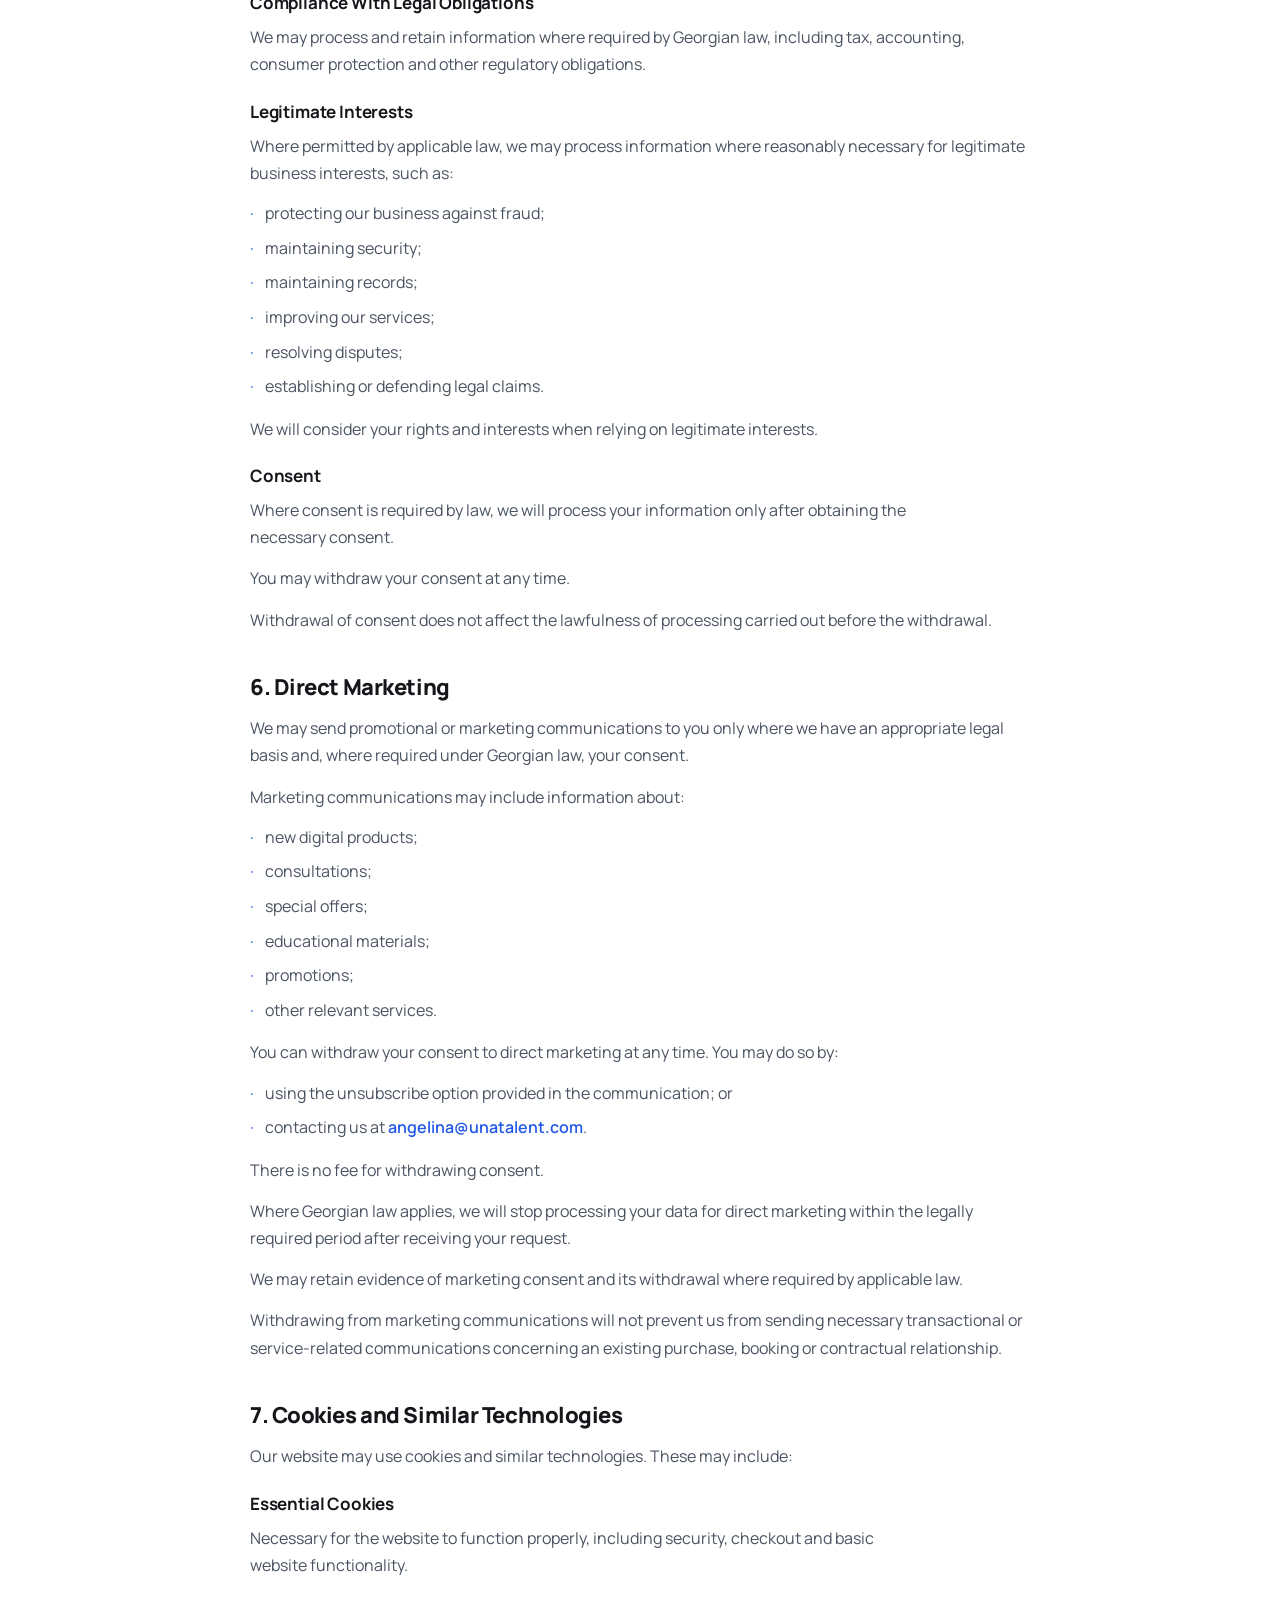
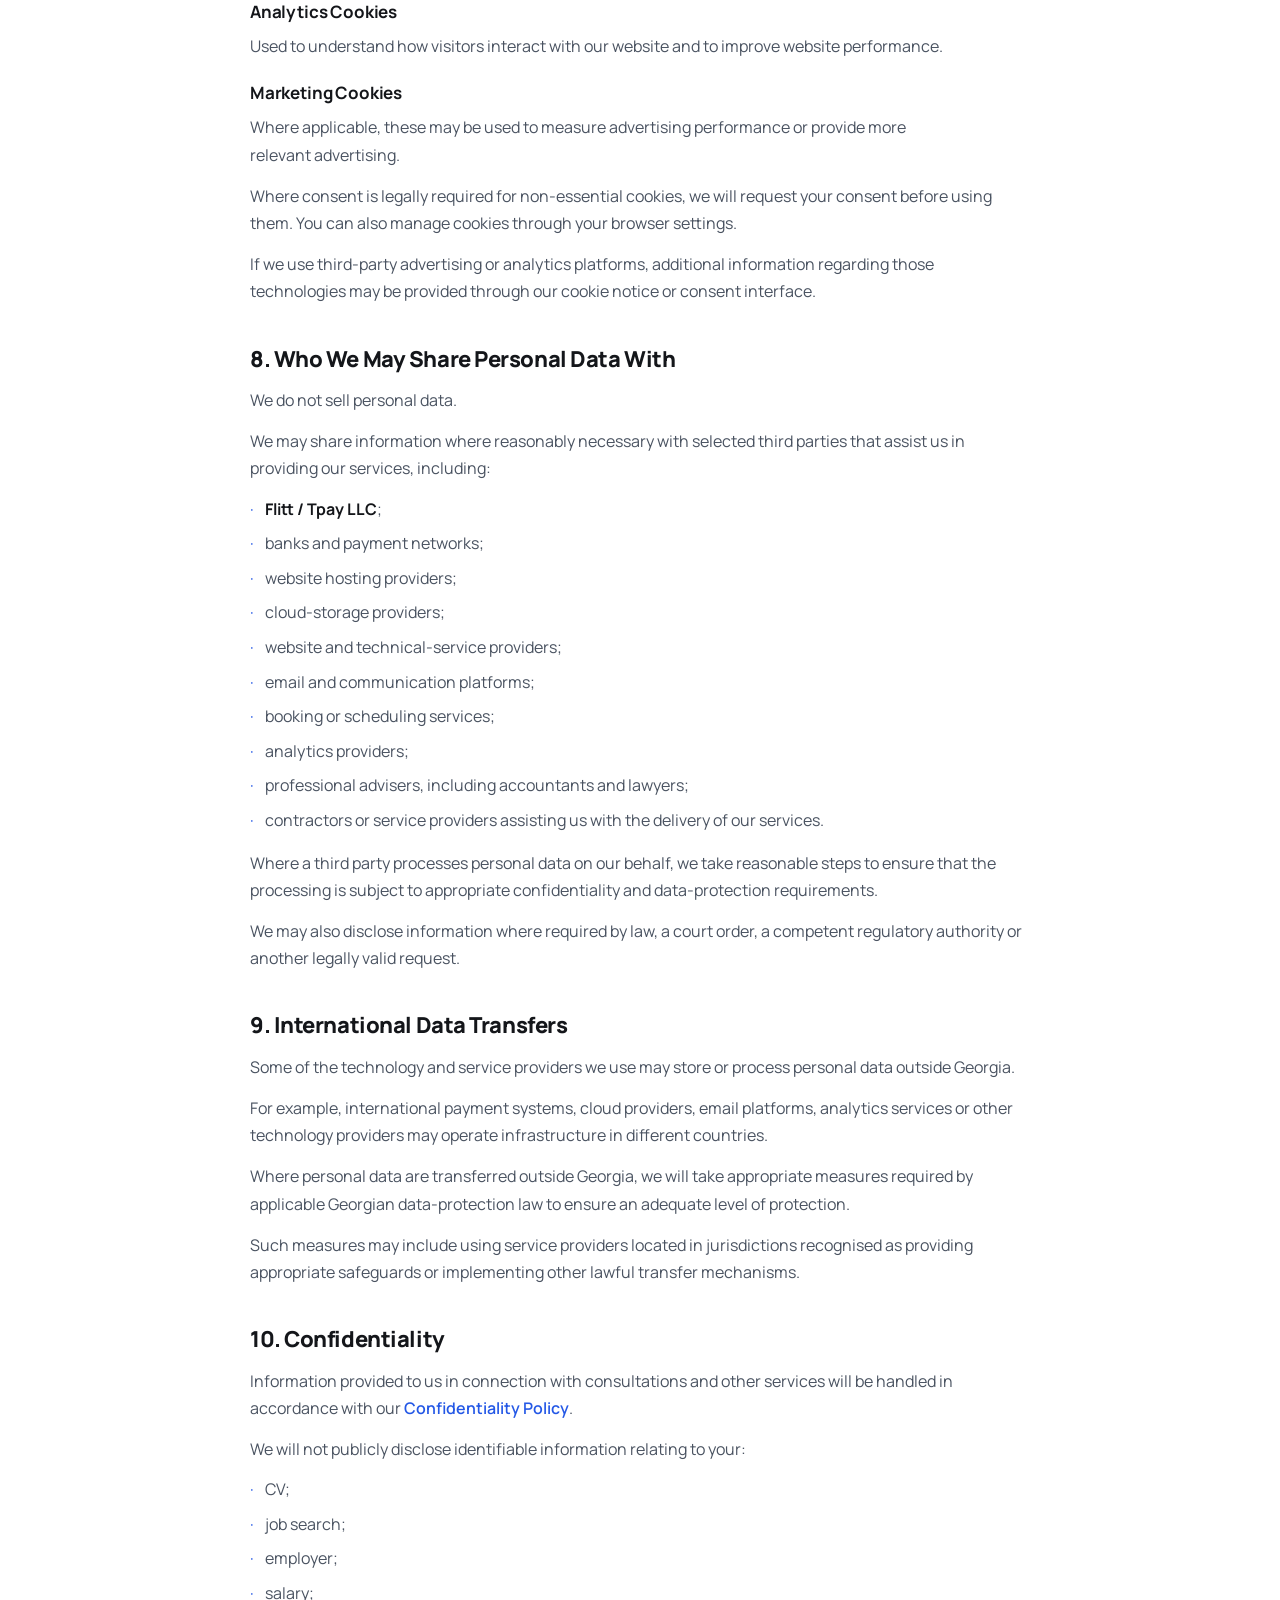
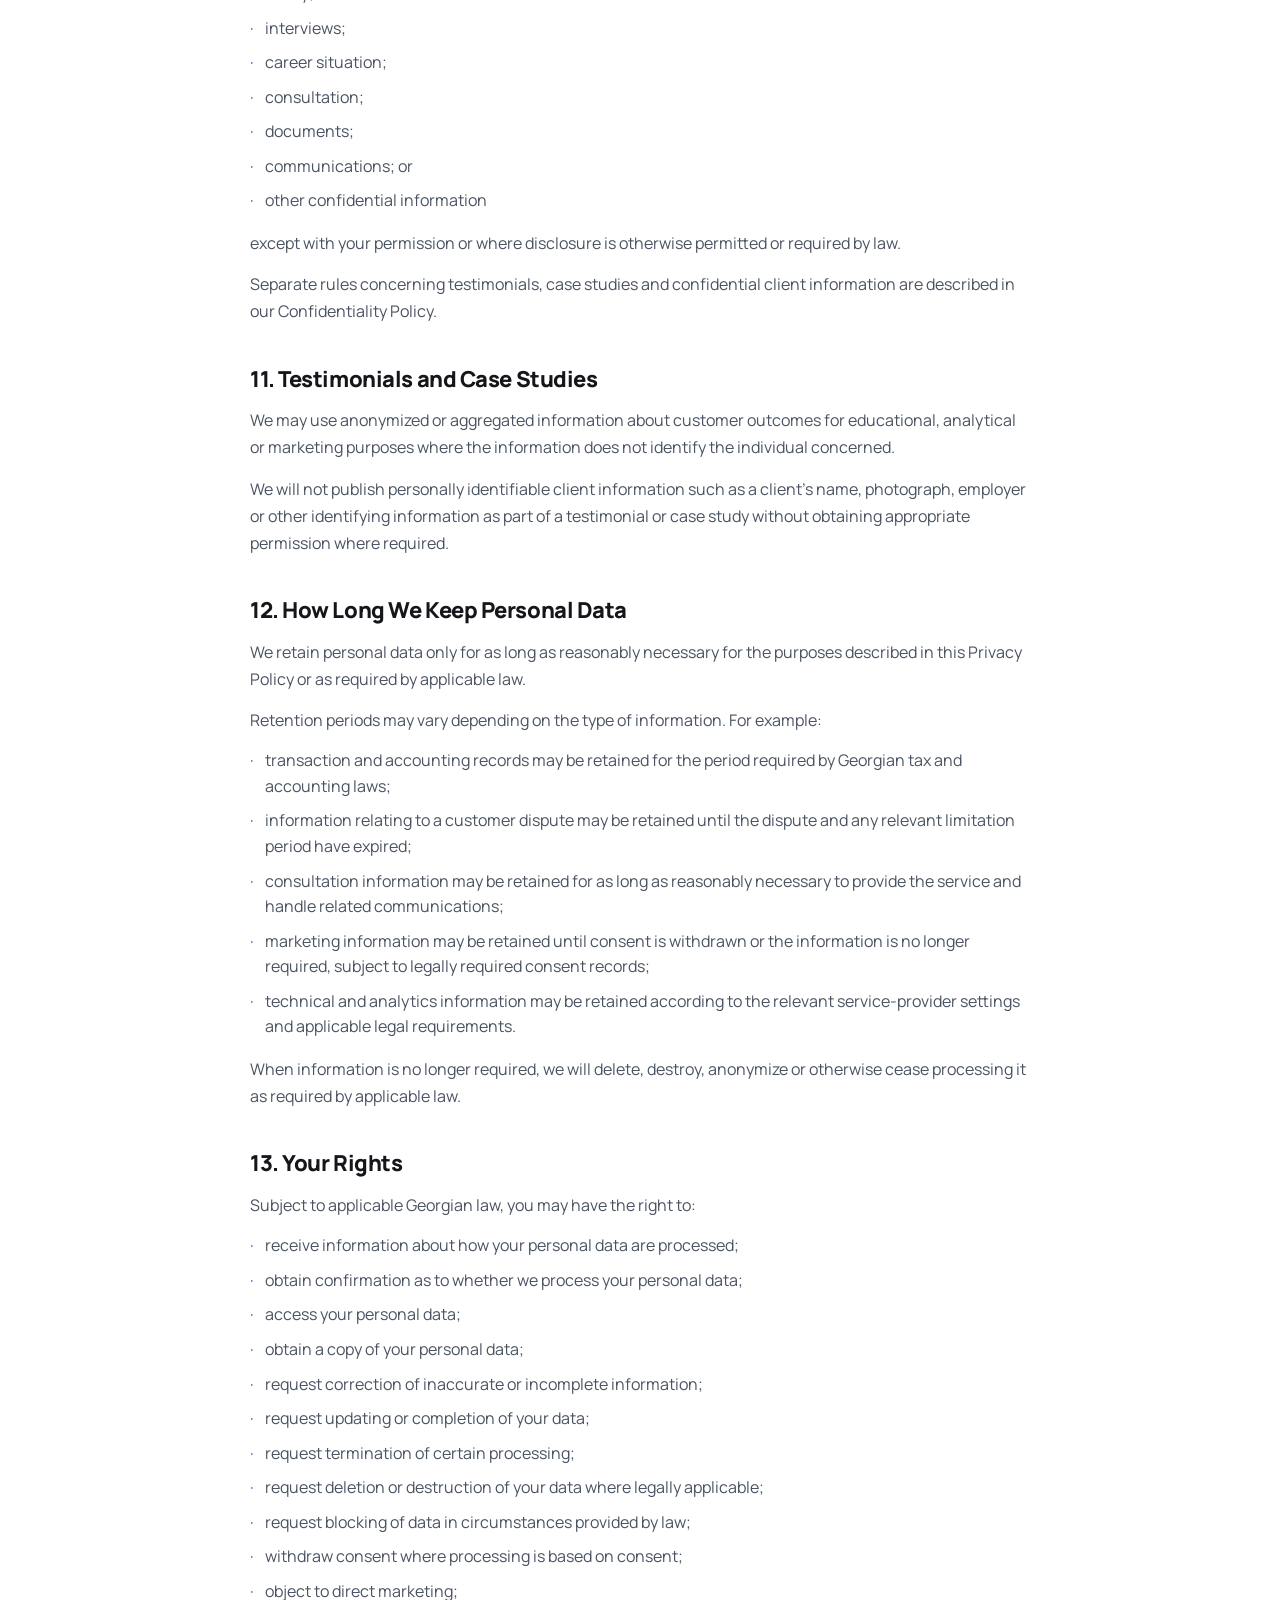
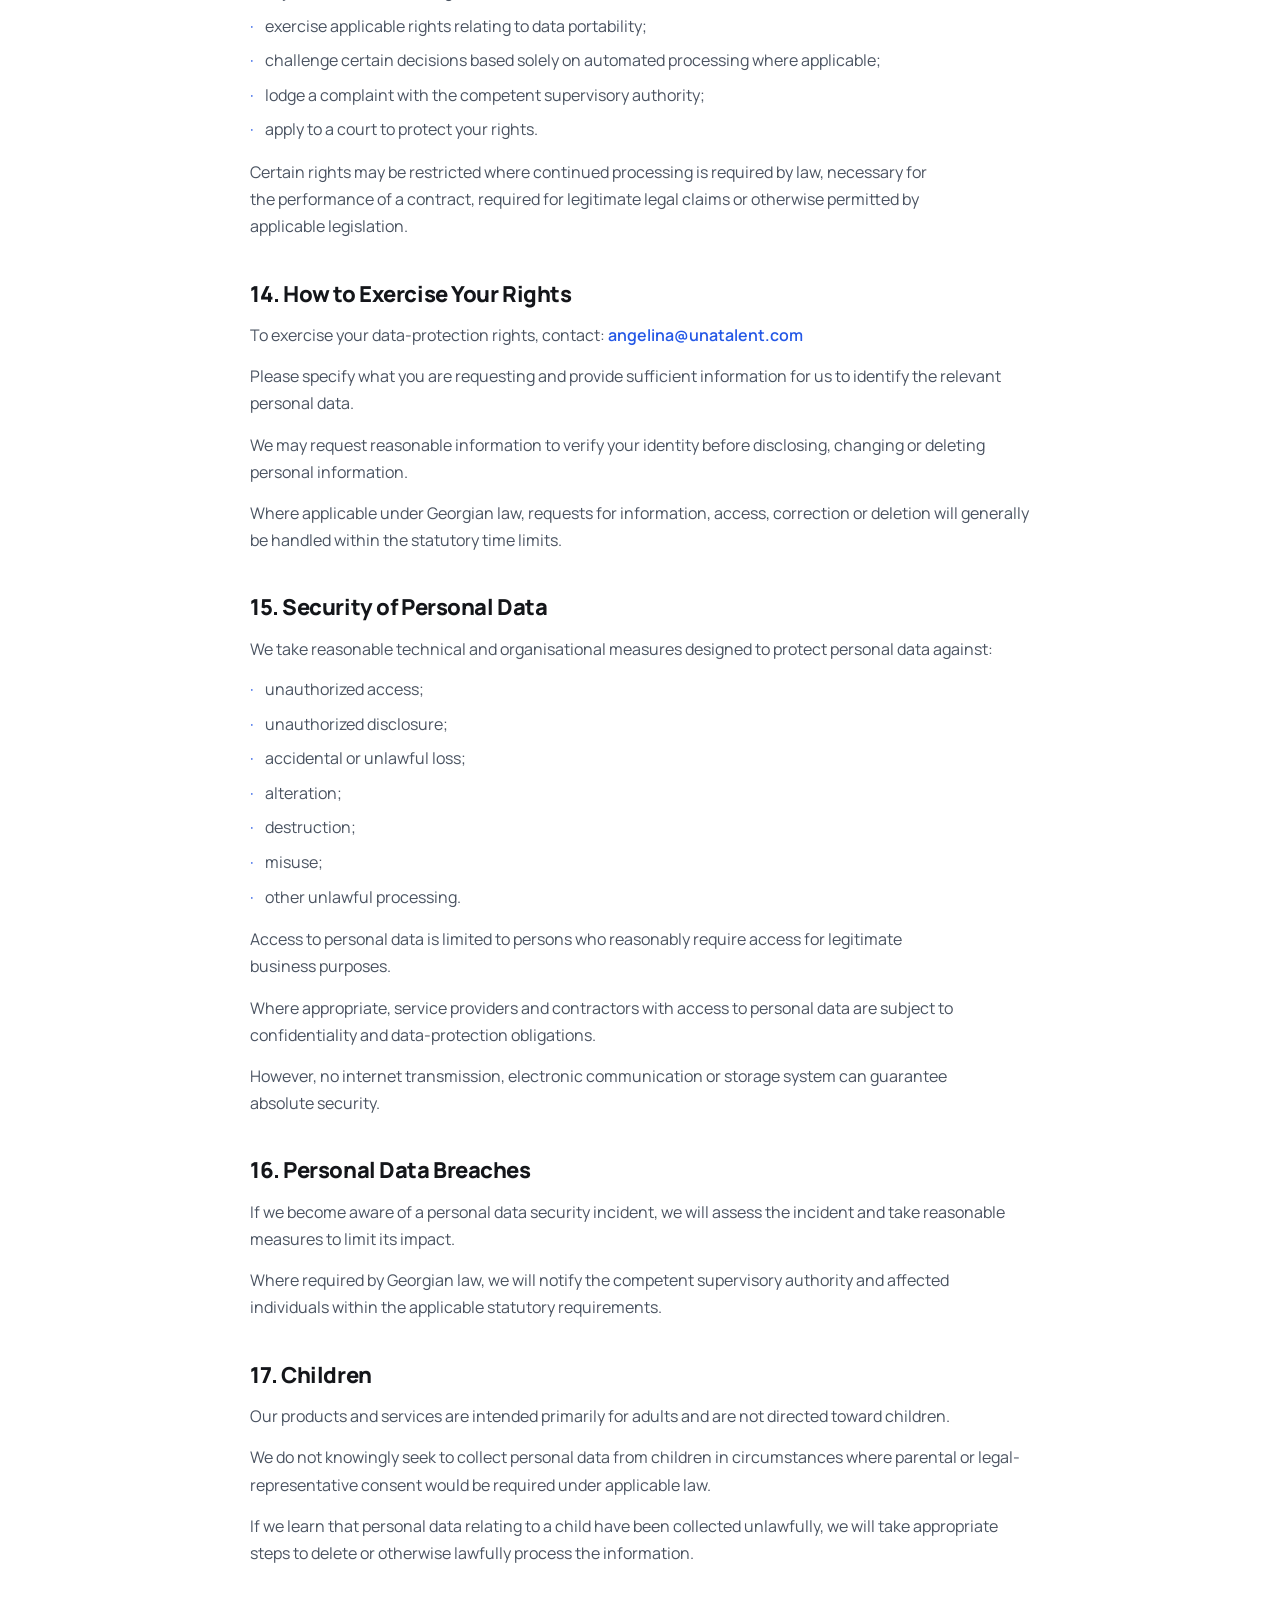
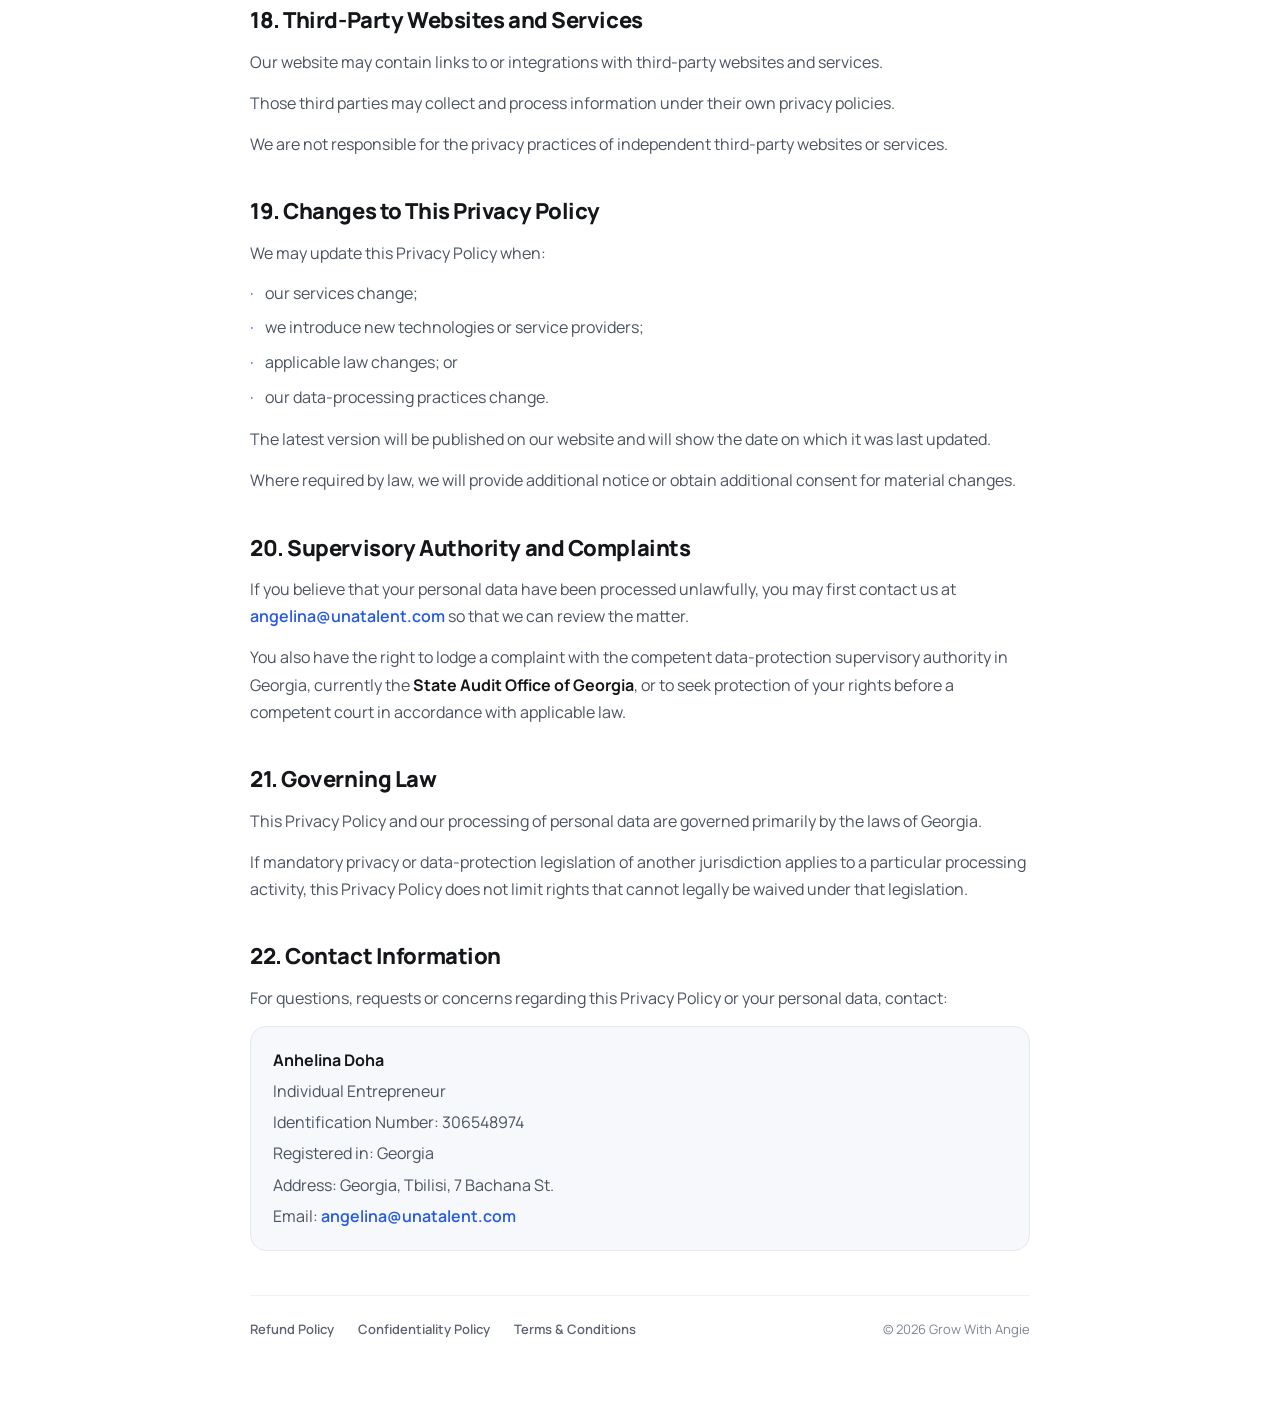
<file: privacy-policy.html>
<!DOCTYPE html>
<html lang="en">
<head>
<meta charset="utf-8">
<meta name="viewport" content="width=device-width, initial-scale=1">
<title>Privacy Policy — Grow With Angie</title>
<link rel="preconnect" href="https://fonts.googleapis.com">
<link rel="preconnect" href="https://fonts.gstatic.com" crossorigin>
<link href="https://fonts.googleapis.com/css2?family=Manrope:wght@400;500;600;700;800&family=IBM+Plex+Mono:wght@400;500&display=swap" rel="stylesheet">
<link rel="stylesheet" href="styles.css">
</head>
<body>

<header style="border-bottom:1px solid #e9ecf2;padding:16px 20px">
<div style="max-width:820px;margin:0 auto;display:flex;align-items:center;justify-content:space-between;gap:16px">
<a href="index.html" style="color:#14161a;font-weight:800;font-size:17px;letter-spacing:-0.02em">grow.withangie</a>
<a href="index.html" style="font-size:14px;font-weight:600">← Back to site</a>
</div>
</header>

<main style="max-width:820px;margin:0 auto;padding:clamp(40px,6vw,72px) 20px clamp(56px,7vw,88px)">
<p style="font-family:'IBM Plex Mono',monospace;font-size:12px;letter-spacing:0.14em;text-transform:uppercase;color:#2458E6;margin:0 0 14px">Legal</p>
<h1 style="font-size:clamp(30px,5vw,46px);line-height:1.08;letter-spacing:-0.03em;font-weight:800;margin:0 0 12px">Privacy Policy</h1>
<p style="font-size:14px;color:#7c8697;margin:0 0 30px">Last updated: <span style="color:#4a5361">20.08.2026</span></p>

<p style="font-size:16px;line-height:1.7;color:#4a5361;margin:0 0 16px">This Privacy Policy explains how <span style="color:#14161a;font-weight:600">Anhelina Doha</span>, an Individual Entrepreneur registered in Georgia, Identification Number 306548974 ("we", "us", "our"), collects, uses, stores, shares and protects personal information when you visit our website, purchase our digital products, book consultations, communicate with us or otherwise use our services.</p>
<p style="font-size:16px;line-height:1.7;color:#4a5361;margin:0 0 40px">We process personal data in accordance with the applicable laws of Georgia, including the <strong style="color:#14161a;font-weight:700">Law of Georgia on Personal Data Protection</strong>.</p>

<section style="display:grid;gap:40px">
<div>
<h2 style="font-size:22px;line-height:1.25;letter-spacing:-0.02em;font-weight:800;margin:0 0 14px">1. Data Controller</h2>
<p style="font-size:16px;line-height:1.7;color:#4a5361;margin:0 0 14px">For the purposes of applicable data protection law, the data controller is:</p>
<div style="border:1px solid #e4e8f0;border-radius:16px;padding:20px 22px;background:#F6F8FB;font-size:16px;line-height:1.7;color:#4a5361;display:grid;gap:4px;margin-bottom:16px"><div style="color:#14161a;font-weight:700">Anhelina Doha</div>
<div>Individual Entrepreneur</div>
<div>Identification Number: 306548974</div>
<div>Registered in: Georgia</div>
<div>Address: Georgia, Tbilisi, 7 Bachana St.</div>
<div>Email: <a href="mailto:angelina@unatalent.com" style="font-weight:600">angelina@unatalent.com</a></div></div>
<p style="font-size:16px;line-height:1.7;color:#4a5361;margin:0">As the data controller, we determine the purposes and means of processing personal data in connection with our services.</p>
</div>
<div>
<h2 style="font-size:22px;line-height:1.25;letter-spacing:-0.02em;font-weight:800;margin:0 0 14px">2. Personal Data We Collect</h2>
<p style="font-size:16px;line-height:1.7;color:#4a5361;margin:0 0 14px">The personal data we collect depends on how you interact with us.</p>
<h3 style="font-size:17px;line-height:1.3;letter-spacing:-0.01em;font-weight:700;margin:22px 0 10px">Information You Provide Directly</h3>
<p style="font-size:16px;line-height:1.7;color:#4a5361;margin:0 0 14px">We may collect:</p>
<ul style="display:grid;gap:9px;font-size:16px;line-height:1.6;color:#4a5361;margin:0 0 16px"><li style="display:flex;gap:11px"><span style="color:#2458E6;flex:none">·</span><span>your first and last name;</span></li><li style="display:flex;gap:11px"><span style="color:#2458E6;flex:none">·</span><span>email address;</span></li><li style="display:flex;gap:11px"><span style="color:#2458E6;flex:none">·</span><span>telephone number, if provided;</span></li><li style="display:flex;gap:11px"><span style="color:#2458E6;flex:none">·</span><span>billing or transaction information;</span></li><li style="display:flex;gap:11px"><span style="color:#2458E6;flex:none">·</span><span>information submitted through contact forms;</span></li><li style="display:flex;gap:11px"><span style="color:#2458E6;flex:none">·</span><span>information included in emails or other communications with us;</span></li><li style="display:flex;gap:11px"><span style="color:#2458E6;flex:none">·</span><span>appointment and consultation information.</span></li></ul>
<p style="font-size:16px;line-height:1.7;color:#4a5361;margin:0 0 14px">If you use our career-related services, you may also voluntarily provide:</p>
<ul style="display:grid;gap:9px;font-size:16px;line-height:1.6;color:#4a5361;margin:0 0 16px"><li style="display:flex;gap:11px"><span style="color:#2458E6;flex:none">·</span><span>CV or résumé;</span></li><li style="display:flex;gap:11px"><span style="color:#2458E6;flex:none">·</span><span>LinkedIn profile or other professional profiles;</span></li><li style="display:flex;gap:11px"><span style="color:#2458E6;flex:none">·</span><span>employment history;</span></li><li style="display:flex;gap:11px"><span style="color:#2458E6;flex:none">·</span><span>education information;</span></li><li style="display:flex;gap:11px"><span style="color:#2458E6;flex:none">·</span><span>professional skills and experience;</span></li><li style="display:flex;gap:11px"><span style="color:#2458E6;flex:none">·</span><span>salary or compensation information;</span></li><li style="display:flex;gap:11px"><span style="color:#2458E6;flex:none">·</span><span>job applications and job-search information;</span></li><li style="display:flex;gap:11px"><span style="color:#2458E6;flex:none">·</span><span>interview information;</span></li><li style="display:flex;gap:11px"><span style="color:#2458E6;flex:none">·</span><span>career goals and preferences;</span></li><li style="display:flex;gap:11px"><span style="color:#2458E6;flex:none">·</span><span>cover letters and other application materials;</span></li><li style="display:flex;gap:11px"><span style="color:#2458E6;flex:none">·</span><span>information about current or previous employers;</span></li><li style="display:flex;gap:11px"><span style="color:#2458E6;flex:none">·</span><span>other personal or professional information you choose to provide during a consultation.</span></li></ul>
<p style="font-size:16px;line-height:1.7;color:#4a5361;margin:0 0 14px">You should avoid providing sensitive or special-category personal data unless it is reasonably necessary for us to provide the requested service.</p>
<h3 style="font-size:17px;line-height:1.3;letter-spacing:-0.01em;font-weight:700;margin:22px 0 10px">Information Collected Automatically</h3>
<p style="font-size:16px;line-height:1.7;color:#4a5361;margin:0 0 14px">When you use our website, certain technical information may be collected automatically, including:</p>
<ul style="display:grid;gap:9px;font-size:16px;line-height:1.6;color:#4a5361;margin:0"><li style="display:flex;gap:11px"><span style="color:#2458E6;flex:none">·</span><span>IP address;</span></li><li style="display:flex;gap:11px"><span style="color:#2458E6;flex:none">·</span><span>browser type;</span></li><li style="display:flex;gap:11px"><span style="color:#2458E6;flex:none">·</span><span>device type;</span></li><li style="display:flex;gap:11px"><span style="color:#2458E6;flex:none">·</span><span>operating system;</span></li><li style="display:flex;gap:11px"><span style="color:#2458E6;flex:none">·</span><span>approximate location derived from technical information;</span></li><li style="display:flex;gap:11px"><span style="color:#2458E6;flex:none">·</span><span>pages viewed;</span></li><li style="display:flex;gap:11px"><span style="color:#2458E6;flex:none">·</span><span>date and time of visits;</span></li><li style="display:flex;gap:11px"><span style="color:#2458E6;flex:none">·</span><span>referring website;</span></li><li style="display:flex;gap:11px"><span style="color:#2458E6;flex:none">·</span><span>website interactions;</span></li><li style="display:flex;gap:11px"><span style="color:#2458E6;flex:none">·</span><span>cookie and similar technology data.</span></li></ul>
</div>
<div>
<h2 style="font-size:22px;line-height:1.25;letter-spacing:-0.02em;font-weight:800;margin:0 0 14px">3. Payment Information</h2>
<p style="font-size:16px;line-height:1.7;color:#4a5361;margin:0 0 14px">Payments for our products and services are processed through <strong style="color:#14161a;font-weight:700">Flitt, operated by Tpay LLC</strong>, a payment service provider operating under Georgian legislation.</p>
<p style="font-size:16px;line-height:1.7;color:#4a5361;margin:0 0 14px">When you make a payment, payment-related information may be processed by Flitt, acquiring banks, card networks and other payment-service participants.</p>
<p style="font-size:16px;line-height:1.7;color:#4a5361;margin:0 0 14px">Depending on the transaction, we may receive information such as:</p>
<ul style="display:grid;gap:9px;font-size:16px;line-height:1.6;color:#4a5361;margin:0 0 16px"><li style="display:flex;gap:11px"><span style="color:#2458E6;flex:none">·</span><span>transaction ID;</span></li><li style="display:flex;gap:11px"><span style="color:#2458E6;flex:none">·</span><span>payment status;</span></li><li style="display:flex;gap:11px"><span style="color:#2458E6;flex:none">·</span><span>payment amount;</span></li><li style="display:flex;gap:11px"><span style="color:#2458E6;flex:none">·</span><span>currency;</span></li><li style="display:flex;gap:11px"><span style="color:#2458E6;flex:none">·</span><span>date of payment;</span></li><li style="display:flex;gap:11px"><span style="color:#2458E6;flex:none">·</span><span>information necessary to identify or verify a transaction.</span></li></ul>
<p style="font-size:16px;line-height:1.7;color:#4a5361;margin:0 0 14px">We do not intentionally store full payment card numbers or CVV/CVC security codes on our own systems.</p>
<p style="font-size:16px;line-height:1.7;color:#4a5361;margin:0">Flitt and other payment-service providers may process your personal data independently in accordance with their own legal obligations and privacy policies.</p>
</div>
<div>
<h2 style="font-size:22px;line-height:1.25;letter-spacing:-0.02em;font-weight:800;margin:0 0 14px">4. How We Use Personal Data</h2>
<p style="font-size:16px;line-height:1.7;color:#4a5361;margin:0 0 14px">We may process personal data for the following purposes:</p>
<h3 style="font-size:17px;line-height:1.3;letter-spacing:-0.01em;font-weight:700;margin:22px 0 10px">To Provide Our Products and Services</h3>
<p style="font-size:16px;line-height:1.7;color:#4a5361;margin:0 0 14px">Including to:</p>
<ul style="display:grid;gap:9px;font-size:16px;line-height:1.6;color:#4a5361;margin:0 0 16px"><li style="display:flex;gap:11px"><span style="color:#2458E6;flex:none">·</span><span>process purchases;</span></li><li style="display:flex;gap:11px"><span style="color:#2458E6;flex:none">·</span><span>deliver digital products;</span></li><li style="display:flex;gap:11px"><span style="color:#2458E6;flex:none">·</span><span>manage customer accounts or access;</span></li><li style="display:flex;gap:11px"><span style="color:#2458E6;flex:none">·</span><span>schedule and provide consultations;</span></li><li style="display:flex;gap:11px"><span style="color:#2458E6;flex:none">·</span><span>review CVs and other materials submitted by clients;</span></li><li style="display:flex;gap:11px"><span style="color:#2458E6;flex:none">·</span><span>provide career-related recommendations and services;</span></li><li style="display:flex;gap:11px"><span style="color:#2458E6;flex:none">·</span><span>communicate regarding purchased products or services;</span></li><li style="display:flex;gap:11px"><span style="color:#2458E6;flex:none">·</span><span>provide customer support.</span></li></ul>
<h3 style="font-size:17px;line-height:1.3;letter-spacing:-0.01em;font-weight:700;margin:22px 0 10px">To Manage Payments and Transactions</h3>
<p style="font-size:16px;line-height:1.7;color:#4a5361;margin:0 0 14px">Including to:</p>
<ul style="display:grid;gap:9px;font-size:16px;line-height:1.6;color:#4a5361;margin:0 0 16px"><li style="display:flex;gap:11px"><span style="color:#2458E6;flex:none">·</span><span>confirm payments;</span></li><li style="display:flex;gap:11px"><span style="color:#2458E6;flex:none">·</span><span>maintain transaction records;</span></li><li style="display:flex;gap:11px"><span style="color:#2458E6;flex:none">·</span><span>investigate payment issues;</span></li><li style="display:flex;gap:11px"><span style="color:#2458E6;flex:none">·</span><span>process refunds where applicable;</span></li><li style="display:flex;gap:11px"><span style="color:#2458E6;flex:none">·</span><span>prevent fraudulent or unauthorized transactions;</span></li><li style="display:flex;gap:11px"><span style="color:#2458E6;flex:none">·</span><span>handle payment disputes or chargebacks.</span></li></ul>
<h3 style="font-size:17px;line-height:1.3;letter-spacing:-0.01em;font-weight:700;margin:22px 0 10px">To Communicate With You</h3>
<p style="font-size:16px;line-height:1.7;color:#4a5361;margin:0 0 14px">Including to:</p>
<ul style="display:grid;gap:9px;font-size:16px;line-height:1.6;color:#4a5361;margin:0 0 16px"><li style="display:flex;gap:11px"><span style="color:#2458E6;flex:none">·</span><span>respond to your questions;</span></li><li style="display:flex;gap:11px"><span style="color:#2458E6;flex:none">·</span><span>provide information about your booking or purchase;</span></li><li style="display:flex;gap:11px"><span style="color:#2458E6;flex:none">·</span><span>send important service-related notices;</span></li><li style="display:flex;gap:11px"><span style="color:#2458E6;flex:none">·</span><span>communicate changes affecting a purchased service.</span></li></ul>
<h3 style="font-size:17px;line-height:1.3;letter-spacing:-0.01em;font-weight:700;margin:22px 0 10px">To Operate and Improve Our Website and Services</h3>
<p style="font-size:16px;line-height:1.7;color:#4a5361;margin:0 0 14px">Including to:</p>
<ul style="display:grid;gap:9px;font-size:16px;line-height:1.6;color:#4a5361;margin:0 0 16px"><li style="display:flex;gap:11px"><span style="color:#2458E6;flex:none">·</span><span>understand how our website is used;</span></li><li style="display:flex;gap:11px"><span style="color:#2458E6;flex:none">·</span><span>maintain website functionality;</span></li><li style="display:flex;gap:11px"><span style="color:#2458E6;flex:none">·</span><span>identify technical issues;</span></li><li style="display:flex;gap:11px"><span style="color:#2458E6;flex:none">·</span><span>improve user experience;</span></li><li style="display:flex;gap:11px"><span style="color:#2458E6;flex:none">·</span><span>develop or improve products and services;</span></li><li style="display:flex;gap:11px"><span style="color:#2458E6;flex:none">·</span><span>protect the security of our website and systems.</span></li></ul>
<h3 style="font-size:17px;line-height:1.3;letter-spacing:-0.01em;font-weight:700;margin:22px 0 10px">To Comply With Legal Obligations</h3>
<p style="font-size:16px;line-height:1.7;color:#4a5361;margin:0 0 14px">Including obligations relating to:</p>
<ul style="display:grid;gap:9px;font-size:16px;line-height:1.6;color:#4a5361;margin:0"><li style="display:flex;gap:11px"><span style="color:#2458E6;flex:none">·</span><span>taxation;</span></li><li style="display:flex;gap:11px"><span style="color:#2458E6;flex:none">·</span><span>accounting;</span></li><li style="display:flex;gap:11px"><span style="color:#2458E6;flex:none">·</span><span>consumer protection;</span></li><li style="display:flex;gap:11px"><span style="color:#2458E6;flex:none">·</span><span>payment processing;</span></li><li style="display:flex;gap:11px"><span style="color:#2458E6;flex:none">·</span><span>fraud prevention;</span></li><li style="display:flex;gap:11px"><span style="color:#2458E6;flex:none">·</span><span>data protection;</span></li><li style="display:flex;gap:11px"><span style="color:#2458E6;flex:none">·</span><span>regulatory or governmental requirements;</span></li><li style="display:flex;gap:11px"><span style="color:#2458E6;flex:none">·</span><span>legal claims and disputes.</span></li></ul>
</div>
<div>
<h2 style="font-size:22px;line-height:1.25;letter-spacing:-0.02em;font-weight:800;margin:0 0 14px">5. Legal Grounds for Processing</h2>
<p style="font-size:16px;line-height:1.7;color:#4a5361;margin:0 0 14px">Depending on the circumstances, we process personal data based on one or more of the following grounds permitted by applicable law:</p>
<h3 style="font-size:17px;line-height:1.3;letter-spacing:-0.01em;font-weight:700;margin:22px 0 10px">Performance of a Contract</h3>
<p style="font-size:16px;line-height:1.7;color:#4a5361;margin:0 0 14px">Processing may be necessary to enter into or perform a contract with you.</p>
<p style="font-size:16px;line-height:1.7;color:#4a5361;margin:0 0 14px">For example, we need certain information to deliver a digital product you purchased or provide a consultation you booked.</p>
<h3 style="font-size:17px;line-height:1.3;letter-spacing:-0.01em;font-weight:700;margin:22px 0 10px">Compliance With Legal Obligations</h3>
<p style="font-size:16px;line-height:1.7;color:#4a5361;margin:0 0 14px">We may process and retain information where required by Georgian law, including tax, accounting, consumer protection and other regulatory obligations.</p>
<h3 style="font-size:17px;line-height:1.3;letter-spacing:-0.01em;font-weight:700;margin:22px 0 10px">Legitimate Interests</h3>
<p style="font-size:16px;line-height:1.7;color:#4a5361;margin:0 0 14px">Where permitted by applicable law, we may process information where reasonably necessary for legitimate business interests, such as:</p>
<ul style="display:grid;gap:9px;font-size:16px;line-height:1.6;color:#4a5361;margin:0 0 16px"><li style="display:flex;gap:11px"><span style="color:#2458E6;flex:none">·</span><span>protecting our business against fraud;</span></li><li style="display:flex;gap:11px"><span style="color:#2458E6;flex:none">·</span><span>maintaining security;</span></li><li style="display:flex;gap:11px"><span style="color:#2458E6;flex:none">·</span><span>maintaining records;</span></li><li style="display:flex;gap:11px"><span style="color:#2458E6;flex:none">·</span><span>improving our services;</span></li><li style="display:flex;gap:11px"><span style="color:#2458E6;flex:none">·</span><span>resolving disputes;</span></li><li style="display:flex;gap:11px"><span style="color:#2458E6;flex:none">·</span><span>establishing or defending legal claims.</span></li></ul>
<p style="font-size:16px;line-height:1.7;color:#4a5361;margin:0 0 14px">We will consider your rights and interests when relying on legitimate interests.</p>
<h3 style="font-size:17px;line-height:1.3;letter-spacing:-0.01em;font-weight:700;margin:22px 0 10px">Consent</h3>
<p style="font-size:16px;line-height:1.7;color:#4a5361;margin:0 0 14px">Where consent is required by law, we will process your information only after obtaining the necessary consent.</p>
<p style="font-size:16px;line-height:1.7;color:#4a5361;margin:0 0 14px">You may withdraw your consent at any time.</p>
<p style="font-size:16px;line-height:1.7;color:#4a5361;margin:0">Withdrawal of consent does not affect the lawfulness of processing carried out before the withdrawal.</p>
</div>
<div>
<h2 style="font-size:22px;line-height:1.25;letter-spacing:-0.02em;font-weight:800;margin:0 0 14px">6. Direct Marketing</h2>
<p style="font-size:16px;line-height:1.7;color:#4a5361;margin:0 0 14px">We may send promotional or marketing communications to you only where we have an appropriate legal basis and, where required under Georgian law, your consent.</p>
<p style="font-size:16px;line-height:1.7;color:#4a5361;margin:0 0 14px">Marketing communications may include information about:</p>
<ul style="display:grid;gap:9px;font-size:16px;line-height:1.6;color:#4a5361;margin:0 0 16px"><li style="display:flex;gap:11px"><span style="color:#2458E6;flex:none">·</span><span>new digital products;</span></li><li style="display:flex;gap:11px"><span style="color:#2458E6;flex:none">·</span><span>consultations;</span></li><li style="display:flex;gap:11px"><span style="color:#2458E6;flex:none">·</span><span>special offers;</span></li><li style="display:flex;gap:11px"><span style="color:#2458E6;flex:none">·</span><span>educational materials;</span></li><li style="display:flex;gap:11px"><span style="color:#2458E6;flex:none">·</span><span>promotions;</span></li><li style="display:flex;gap:11px"><span style="color:#2458E6;flex:none">·</span><span>other relevant services.</span></li></ul>
<p style="font-size:16px;line-height:1.7;color:#4a5361;margin:0 0 14px">You can withdraw your consent to direct marketing at any time. You may do so by:</p>
<ul style="display:grid;gap:9px;font-size:16px;line-height:1.6;color:#4a5361;margin:0 0 16px"><li style="display:flex;gap:11px"><span style="color:#2458E6;flex:none">·</span><span>using the unsubscribe option provided in the communication; or</span></li><li style="display:flex;gap:11px"><span style="color:#2458E6;flex:none">·</span><span>contacting us at <a href="mailto:angelina@unatalent.com" style="font-weight:600">angelina@unatalent.com</a>.</span></li></ul>
<p style="font-size:16px;line-height:1.7;color:#4a5361;margin:0 0 14px">There is no fee for withdrawing consent.</p>
<p style="font-size:16px;line-height:1.7;color:#4a5361;margin:0 0 14px">Where Georgian law applies, we will stop processing your data for direct marketing within the legally required period after receiving your request.</p>
<p style="font-size:16px;line-height:1.7;color:#4a5361;margin:0 0 14px">We may retain evidence of marketing consent and its withdrawal where required by applicable law.</p>
<p style="font-size:16px;line-height:1.7;color:#4a5361;margin:0">Withdrawing from marketing communications will not prevent us from sending necessary transactional or service-related communications concerning an existing purchase, booking or contractual relationship.</p>
</div>
<div>
<h2 style="font-size:22px;line-height:1.25;letter-spacing:-0.02em;font-weight:800;margin:0 0 14px">7. Cookies and Similar Technologies</h2>
<p style="font-size:16px;line-height:1.7;color:#4a5361;margin:0 0 14px">Our website may use cookies and similar technologies. These may include:</p>
<h3 style="font-size:17px;line-height:1.3;letter-spacing:-0.01em;font-weight:700;margin:22px 0 10px">Essential Cookies</h3>
<p style="font-size:16px;line-height:1.7;color:#4a5361;margin:0 0 14px">Necessary for the website to function properly, including security, checkout and basic website functionality.</p>
<h3 style="font-size:17px;line-height:1.3;letter-spacing:-0.01em;font-weight:700;margin:22px 0 10px">Analytics Cookies</h3>
<p style="font-size:16px;line-height:1.7;color:#4a5361;margin:0 0 14px">Used to understand how visitors interact with our website and to improve website performance.</p>
<h3 style="font-size:17px;line-height:1.3;letter-spacing:-0.01em;font-weight:700;margin:22px 0 10px">Marketing Cookies</h3>
<p style="font-size:16px;line-height:1.7;color:#4a5361;margin:0 0 14px">Where applicable, these may be used to measure advertising performance or provide more relevant advertising.</p>
<p style="font-size:16px;line-height:1.7;color:#4a5361;margin:0 0 14px">Where consent is legally required for non-essential cookies, we will request your consent before using them. You can also manage cookies through your browser settings.</p>
<p style="font-size:16px;line-height:1.7;color:#4a5361;margin:0">If we use third-party advertising or analytics platforms, additional information regarding those technologies may be provided through our cookie notice or consent interface.</p>
</div>
<div>
<h2 style="font-size:22px;line-height:1.25;letter-spacing:-0.02em;font-weight:800;margin:0 0 14px">8. Who We May Share Personal Data With</h2>
<p style="font-size:16px;line-height:1.7;color:#4a5361;margin:0 0 14px">We do not sell personal data.</p>
<p style="font-size:16px;line-height:1.7;color:#4a5361;margin:0 0 14px">We may share information where reasonably necessary with selected third parties that assist us in providing our services, including:</p>
<ul style="display:grid;gap:9px;font-size:16px;line-height:1.6;color:#4a5361;margin:0 0 16px"><li style="display:flex;gap:11px"><span style="color:#2458E6;flex:none">·</span><span><strong style="color:#14161a;font-weight:700">Flitt / Tpay LLC</strong>;</span></li><li style="display:flex;gap:11px"><span style="color:#2458E6;flex:none">·</span><span>banks and payment networks;</span></li><li style="display:flex;gap:11px"><span style="color:#2458E6;flex:none">·</span><span>website hosting providers;</span></li><li style="display:flex;gap:11px"><span style="color:#2458E6;flex:none">·</span><span>cloud-storage providers;</span></li><li style="display:flex;gap:11px"><span style="color:#2458E6;flex:none">·</span><span>website and technical-service providers;</span></li><li style="display:flex;gap:11px"><span style="color:#2458E6;flex:none">·</span><span>email and communication platforms;</span></li><li style="display:flex;gap:11px"><span style="color:#2458E6;flex:none">·</span><span>booking or scheduling services;</span></li><li style="display:flex;gap:11px"><span style="color:#2458E6;flex:none">·</span><span>analytics providers;</span></li><li style="display:flex;gap:11px"><span style="color:#2458E6;flex:none">·</span><span>professional advisers, including accountants and lawyers;</span></li><li style="display:flex;gap:11px"><span style="color:#2458E6;flex:none">·</span><span>contractors or service providers assisting us with the delivery of our services.</span></li></ul>
<p style="font-size:16px;line-height:1.7;color:#4a5361;margin:0 0 14px">Where a third party processes personal data on our behalf, we take reasonable steps to ensure that the processing is subject to appropriate confidentiality and data-protection requirements.</p>
<p style="font-size:16px;line-height:1.7;color:#4a5361;margin:0">We may also disclose information where required by law, a court order, a competent regulatory authority or another legally valid request.</p>
</div>
<div>
<h2 style="font-size:22px;line-height:1.25;letter-spacing:-0.02em;font-weight:800;margin:0 0 14px">9. International Data Transfers</h2>
<p style="font-size:16px;line-height:1.7;color:#4a5361;margin:0 0 14px">Some of the technology and service providers we use may store or process personal data outside Georgia.</p>
<p style="font-size:16px;line-height:1.7;color:#4a5361;margin:0 0 14px">For example, international payment systems, cloud providers, email platforms, analytics services or other technology providers may operate infrastructure in different countries.</p>
<p style="font-size:16px;line-height:1.7;color:#4a5361;margin:0 0 14px">Where personal data are transferred outside Georgia, we will take appropriate measures required by applicable Georgian data-protection law to ensure an adequate level of protection.</p>
<p style="font-size:16px;line-height:1.7;color:#4a5361;margin:0">Such measures may include using service providers located in jurisdictions recognised as providing appropriate safeguards or implementing other lawful transfer mechanisms.</p>
</div>
<div>
<h2 style="font-size:22px;line-height:1.25;letter-spacing:-0.02em;font-weight:800;margin:0 0 14px">10. Confidentiality</h2>
<p style="font-size:16px;line-height:1.7;color:#4a5361;margin:0 0 14px">Information provided to us in connection with consultations and other services will be handled in accordance with our <a href="confidentiality-policy.html" style="font-weight:600">Confidentiality Policy</a>.</p>
<p style="font-size:16px;line-height:1.7;color:#4a5361;margin:0 0 14px">We will not publicly disclose identifiable information relating to your:</p>
<ul style="display:grid;gap:9px;font-size:16px;line-height:1.6;color:#4a5361;margin:0 0 16px"><li style="display:flex;gap:11px"><span style="color:#2458E6;flex:none">·</span><span>CV;</span></li><li style="display:flex;gap:11px"><span style="color:#2458E6;flex:none">·</span><span>job search;</span></li><li style="display:flex;gap:11px"><span style="color:#2458E6;flex:none">·</span><span>employer;</span></li><li style="display:flex;gap:11px"><span style="color:#2458E6;flex:none">·</span><span>salary;</span></li><li style="display:flex;gap:11px"><span style="color:#2458E6;flex:none">·</span><span>interviews;</span></li><li style="display:flex;gap:11px"><span style="color:#2458E6;flex:none">·</span><span>career situation;</span></li><li style="display:flex;gap:11px"><span style="color:#2458E6;flex:none">·</span><span>consultation;</span></li><li style="display:flex;gap:11px"><span style="color:#2458E6;flex:none">·</span><span>documents;</span></li><li style="display:flex;gap:11px"><span style="color:#2458E6;flex:none">·</span><span>communications; or</span></li><li style="display:flex;gap:11px"><span style="color:#2458E6;flex:none">·</span><span>other confidential information</span></li></ul>
<p style="font-size:16px;line-height:1.7;color:#4a5361;margin:0 0 14px">except with your permission or where disclosure is otherwise permitted or required by law.</p>
<p style="font-size:16px;line-height:1.7;color:#4a5361;margin:0">Separate rules concerning testimonials, case studies and confidential client information are described in our Confidentiality Policy.</p>
</div>
<div>
<h2 style="font-size:22px;line-height:1.25;letter-spacing:-0.02em;font-weight:800;margin:0 0 14px">11. Testimonials and Case Studies</h2>
<p style="font-size:16px;line-height:1.7;color:#4a5361;margin:0 0 14px">We may use anonymized or aggregated information about customer outcomes for educational, analytical or marketing purposes where the information does not identify the individual concerned.</p>
<p style="font-size:16px;line-height:1.7;color:#4a5361;margin:0">We will not publish personally identifiable client information such as a client's name, photograph, employer or other identifying information as part of a testimonial or case study without obtaining appropriate permission where required.</p>
</div>
<div>
<h2 style="font-size:22px;line-height:1.25;letter-spacing:-0.02em;font-weight:800;margin:0 0 14px">12. How Long We Keep Personal Data</h2>
<p style="font-size:16px;line-height:1.7;color:#4a5361;margin:0 0 14px">We retain personal data only for as long as reasonably necessary for the purposes described in this Privacy Policy or as required by applicable law.</p>
<p style="font-size:16px;line-height:1.7;color:#4a5361;margin:0 0 14px">Retention periods may vary depending on the type of information. For example:</p>
<ul style="display:grid;gap:9px;font-size:16px;line-height:1.6;color:#4a5361;margin:0 0 16px"><li style="display:flex;gap:11px"><span style="color:#2458E6;flex:none">·</span><span>transaction and accounting records may be retained for the period required by Georgian tax and accounting laws;</span></li><li style="display:flex;gap:11px"><span style="color:#2458E6;flex:none">·</span><span>information relating to a customer dispute may be retained until the dispute and any relevant limitation period have expired;</span></li><li style="display:flex;gap:11px"><span style="color:#2458E6;flex:none">·</span><span>consultation information may be retained for as long as reasonably necessary to provide the service and handle related communications;</span></li><li style="display:flex;gap:11px"><span style="color:#2458E6;flex:none">·</span><span>marketing information may be retained until consent is withdrawn or the information is no longer required, subject to legally required consent records;</span></li><li style="display:flex;gap:11px"><span style="color:#2458E6;flex:none">·</span><span>technical and analytics information may be retained according to the relevant service-provider settings and applicable legal requirements.</span></li></ul>
<p style="font-size:16px;line-height:1.7;color:#4a5361;margin:0">When information is no longer required, we will delete, destroy, anonymize or otherwise cease processing it as required by applicable law.</p>
</div>
<div>
<h2 style="font-size:22px;line-height:1.25;letter-spacing:-0.02em;font-weight:800;margin:0 0 14px">13. Your Rights</h2>
<p style="font-size:16px;line-height:1.7;color:#4a5361;margin:0 0 14px">Subject to applicable Georgian law, you may have the right to:</p>
<ul style="display:grid;gap:9px;font-size:16px;line-height:1.6;color:#4a5361;margin:0 0 16px"><li style="display:flex;gap:11px"><span style="color:#2458E6;flex:none">·</span><span>receive information about how your personal data are processed;</span></li><li style="display:flex;gap:11px"><span style="color:#2458E6;flex:none">·</span><span>obtain confirmation as to whether we process your personal data;</span></li><li style="display:flex;gap:11px"><span style="color:#2458E6;flex:none">·</span><span>access your personal data;</span></li><li style="display:flex;gap:11px"><span style="color:#2458E6;flex:none">·</span><span>obtain a copy of your personal data;</span></li><li style="display:flex;gap:11px"><span style="color:#2458E6;flex:none">·</span><span>request correction of inaccurate or incomplete information;</span></li><li style="display:flex;gap:11px"><span style="color:#2458E6;flex:none">·</span><span>request updating or completion of your data;</span></li><li style="display:flex;gap:11px"><span style="color:#2458E6;flex:none">·</span><span>request termination of certain processing;</span></li><li style="display:flex;gap:11px"><span style="color:#2458E6;flex:none">·</span><span>request deletion or destruction of your data where legally applicable;</span></li><li style="display:flex;gap:11px"><span style="color:#2458E6;flex:none">·</span><span>request blocking of data in circumstances provided by law;</span></li><li style="display:flex;gap:11px"><span style="color:#2458E6;flex:none">·</span><span>withdraw consent where processing is based on consent;</span></li><li style="display:flex;gap:11px"><span style="color:#2458E6;flex:none">·</span><span>object to direct marketing;</span></li><li style="display:flex;gap:11px"><span style="color:#2458E6;flex:none">·</span><span>exercise applicable rights relating to data portability;</span></li><li style="display:flex;gap:11px"><span style="color:#2458E6;flex:none">·</span><span>challenge certain decisions based solely on automated processing where applicable;</span></li><li style="display:flex;gap:11px"><span style="color:#2458E6;flex:none">·</span><span>lodge a complaint with the competent supervisory authority;</span></li><li style="display:flex;gap:11px"><span style="color:#2458E6;flex:none">·</span><span>apply to a court to protect your rights.</span></li></ul>
<p style="font-size:16px;line-height:1.7;color:#4a5361;margin:0">Certain rights may be restricted where continued processing is required by law, necessary for the performance of a contract, required for legitimate legal claims or otherwise permitted by applicable legislation.</p>
</div>
<div>
<h2 style="font-size:22px;line-height:1.25;letter-spacing:-0.02em;font-weight:800;margin:0 0 14px">14. How to Exercise Your Rights</h2>
<p style="font-size:16px;line-height:1.7;color:#4a5361;margin:0 0 14px">To exercise your data-protection rights, contact: <a href="mailto:angelina@unatalent.com" style="font-weight:600">angelina@unatalent.com</a></p>
<p style="font-size:16px;line-height:1.7;color:#4a5361;margin:0 0 14px">Please specify what you are requesting and provide sufficient information for us to identify the relevant personal data.</p>
<p style="font-size:16px;line-height:1.7;color:#4a5361;margin:0 0 14px">We may request reasonable information to verify your identity before disclosing, changing or deleting personal information.</p>
<p style="font-size:16px;line-height:1.7;color:#4a5361;margin:0">Where applicable under Georgian law, requests for information, access, correction or deletion will generally be handled within the statutory time limits.</p>
</div>
<div>
<h2 style="font-size:22px;line-height:1.25;letter-spacing:-0.02em;font-weight:800;margin:0 0 14px">15. Security of Personal Data</h2>
<p style="font-size:16px;line-height:1.7;color:#4a5361;margin:0 0 14px">We take reasonable technical and organisational measures designed to protect personal data against:</p>
<ul style="display:grid;gap:9px;font-size:16px;line-height:1.6;color:#4a5361;margin:0 0 16px"><li style="display:flex;gap:11px"><span style="color:#2458E6;flex:none">·</span><span>unauthorized access;</span></li><li style="display:flex;gap:11px"><span style="color:#2458E6;flex:none">·</span><span>unauthorized disclosure;</span></li><li style="display:flex;gap:11px"><span style="color:#2458E6;flex:none">·</span><span>accidental or unlawful loss;</span></li><li style="display:flex;gap:11px"><span style="color:#2458E6;flex:none">·</span><span>alteration;</span></li><li style="display:flex;gap:11px"><span style="color:#2458E6;flex:none">·</span><span>destruction;</span></li><li style="display:flex;gap:11px"><span style="color:#2458E6;flex:none">·</span><span>misuse;</span></li><li style="display:flex;gap:11px"><span style="color:#2458E6;flex:none">·</span><span>other unlawful processing.</span></li></ul>
<p style="font-size:16px;line-height:1.7;color:#4a5361;margin:0 0 14px">Access to personal data is limited to persons who reasonably require access for legitimate business purposes.</p>
<p style="font-size:16px;line-height:1.7;color:#4a5361;margin:0 0 14px">Where appropriate, service providers and contractors with access to personal data are subject to confidentiality and data-protection obligations.</p>
<p style="font-size:16px;line-height:1.7;color:#4a5361;margin:0">However, no internet transmission, electronic communication or storage system can guarantee absolute security.</p>
</div>
<div>
<h2 style="font-size:22px;line-height:1.25;letter-spacing:-0.02em;font-weight:800;margin:0 0 14px">16. Personal Data Breaches</h2>
<p style="font-size:16px;line-height:1.7;color:#4a5361;margin:0 0 14px">If we become aware of a personal data security incident, we will assess the incident and take reasonable measures to limit its impact.</p>
<p style="font-size:16px;line-height:1.7;color:#4a5361;margin:0">Where required by Georgian law, we will notify the competent supervisory authority and affected individuals within the applicable statutory requirements.</p>
</div>
<div>
<h2 style="font-size:22px;line-height:1.25;letter-spacing:-0.02em;font-weight:800;margin:0 0 14px">17. Children</h2>
<p style="font-size:16px;line-height:1.7;color:#4a5361;margin:0 0 14px">Our products and services are intended primarily for adults and are not directed toward children.</p>
<p style="font-size:16px;line-height:1.7;color:#4a5361;margin:0 0 14px">We do not knowingly seek to collect personal data from children in circumstances where parental or legal-representative consent would be required under applicable law.</p>
<p style="font-size:16px;line-height:1.7;color:#4a5361;margin:0">If we learn that personal data relating to a child have been collected unlawfully, we will take appropriate steps to delete or otherwise lawfully process the information.</p>
</div>
<div>
<h2 style="font-size:22px;line-height:1.25;letter-spacing:-0.02em;font-weight:800;margin:0 0 14px">18. Third-Party Websites and Services</h2>
<p style="font-size:16px;line-height:1.7;color:#4a5361;margin:0 0 14px">Our website may contain links to or integrations with third-party websites and services.</p>
<p style="font-size:16px;line-height:1.7;color:#4a5361;margin:0 0 14px">Those third parties may collect and process information under their own privacy policies.</p>
<p style="font-size:16px;line-height:1.7;color:#4a5361;margin:0">We are not responsible for the privacy practices of independent third-party websites or services.</p>
</div>
<div>
<h2 style="font-size:22px;line-height:1.25;letter-spacing:-0.02em;font-weight:800;margin:0 0 14px">19. Changes to This Privacy Policy</h2>
<p style="font-size:16px;line-height:1.7;color:#4a5361;margin:0 0 14px">We may update this Privacy Policy when:</p>
<ul style="display:grid;gap:9px;font-size:16px;line-height:1.6;color:#4a5361;margin:0 0 16px"><li style="display:flex;gap:11px"><span style="color:#2458E6;flex:none">·</span><span>our services change;</span></li><li style="display:flex;gap:11px"><span style="color:#2458E6;flex:none">·</span><span>we introduce new technologies or service providers;</span></li><li style="display:flex;gap:11px"><span style="color:#2458E6;flex:none">·</span><span>applicable law changes; or</span></li><li style="display:flex;gap:11px"><span style="color:#2458E6;flex:none">·</span><span>our data-processing practices change.</span></li></ul>
<p style="font-size:16px;line-height:1.7;color:#4a5361;margin:0 0 14px">The latest version will be published on our website and will show the date on which it was last updated.</p>
<p style="font-size:16px;line-height:1.7;color:#4a5361;margin:0">Where required by law, we will provide additional notice or obtain additional consent for material changes.</p>
</div>
<div>
<h2 style="font-size:22px;line-height:1.25;letter-spacing:-0.02em;font-weight:800;margin:0 0 14px">20. Supervisory Authority and Complaints</h2>
<p style="font-size:16px;line-height:1.7;color:#4a5361;margin:0 0 14px">If you believe that your personal data have been processed unlawfully, you may first contact us at <a href="mailto:angelina@unatalent.com" style="font-weight:600">angelina@unatalent.com</a> so that we can review the matter.</p>
<p style="font-size:16px;line-height:1.7;color:#4a5361;margin:0">You also have the right to lodge a complaint with the competent data-protection supervisory authority in Georgia, currently the <strong style="color:#14161a;font-weight:700">State Audit Office of Georgia</strong>, or to seek protection of your rights before a competent court in accordance with applicable law.</p>
</div>
<div>
<h2 style="font-size:22px;line-height:1.25;letter-spacing:-0.02em;font-weight:800;margin:0 0 14px">21. Governing Law</h2>
<p style="font-size:16px;line-height:1.7;color:#4a5361;margin:0 0 14px">This Privacy Policy and our processing of personal data are governed primarily by the laws of Georgia.</p>
<p style="font-size:16px;line-height:1.7;color:#4a5361;margin:0">If mandatory privacy or data-protection legislation of another jurisdiction applies to a particular processing activity, this Privacy Policy does not limit rights that cannot legally be waived under that legislation.</p>
</div>
<div>
<h2 style="font-size:22px;line-height:1.25;letter-spacing:-0.02em;font-weight:800;margin:0 0 14px">22. Contact Information</h2>
<p style="font-size:16px;line-height:1.7;color:#4a5361;margin:0 0 14px">For questions, requests or concerns regarding this Privacy Policy or your personal data, contact:</p>
<div style="border:1px solid #e4e8f0;border-radius:16px;padding:20px 22px;background:#F6F8FB;font-size:16px;line-height:1.7;color:#4a5361;display:grid;gap:4px"><div style="color:#14161a;font-weight:700">Anhelina Doha</div>
<div>Individual Entrepreneur</div>
<div>Identification Number: 306548974</div>
<div>Registered in: Georgia</div>
<div>Address: Georgia, Tbilisi, 7 Bachana St.</div>
<div>Email: <a href="mailto:angelina@unatalent.com" style="font-weight:600">angelina@unatalent.com</a></div></div>
</div>
</section>

<div style="margin-top:44px;padding-top:24px;border-top:1px solid #eef1f6;display:flex;flex-wrap:wrap;gap:10px 24px;justify-content:space-between;align-items:center;font-size:13px;color:#7c8697">
<div style="display:flex;flex-wrap:wrap;gap:10px 24px;align-items:center">
<a href="refund-policy.html" class="hov-dark" style="color:#5b6472;font-weight:600">Refund Policy</a>
<a href="confidentiality-policy.html" class="hov-dark" style="color:#5b6472;font-weight:600">Confidentiality Policy</a>
<a href="terms-and-conditions.html" class="hov-dark" style="color:#5b6472;font-weight:600">Terms &amp; Conditions</a>
</div>
<span>© 2026 Grow With Angie</span>
</div>
</main>
</body>
</html>
</file>
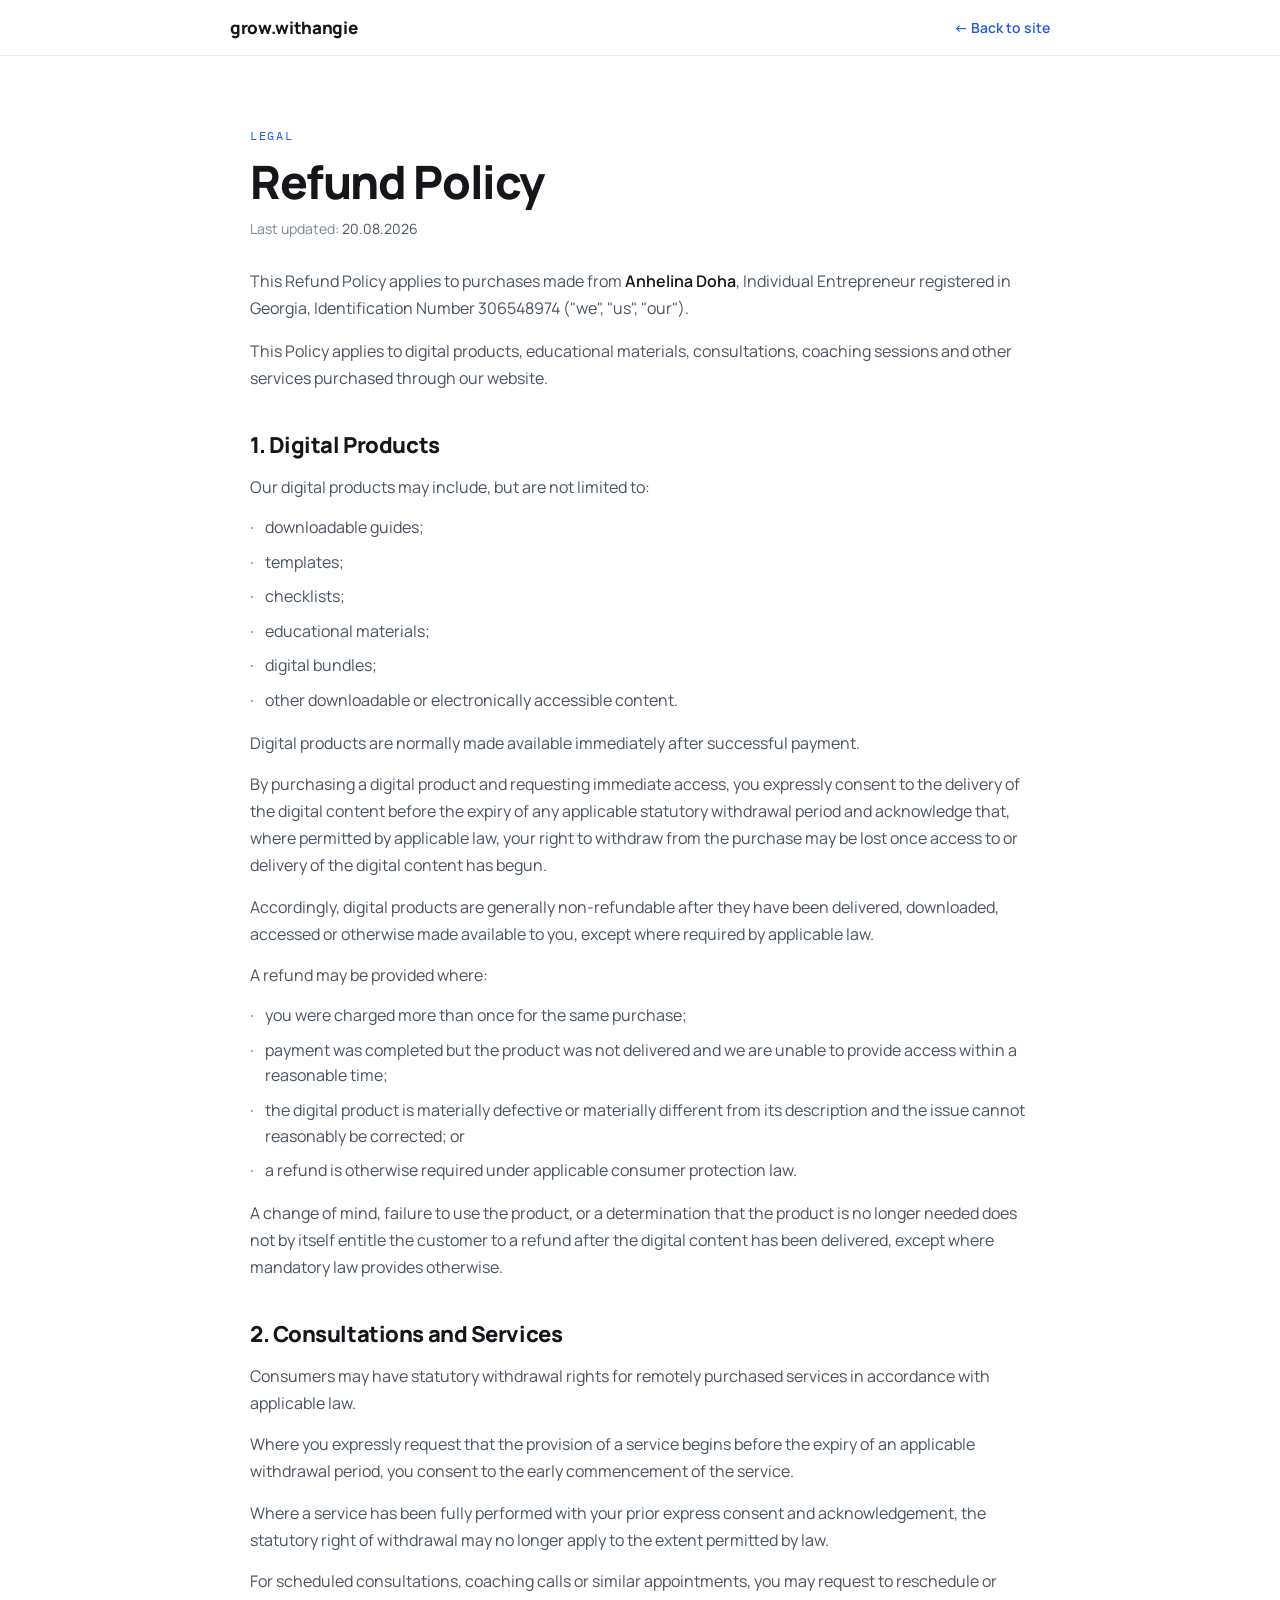
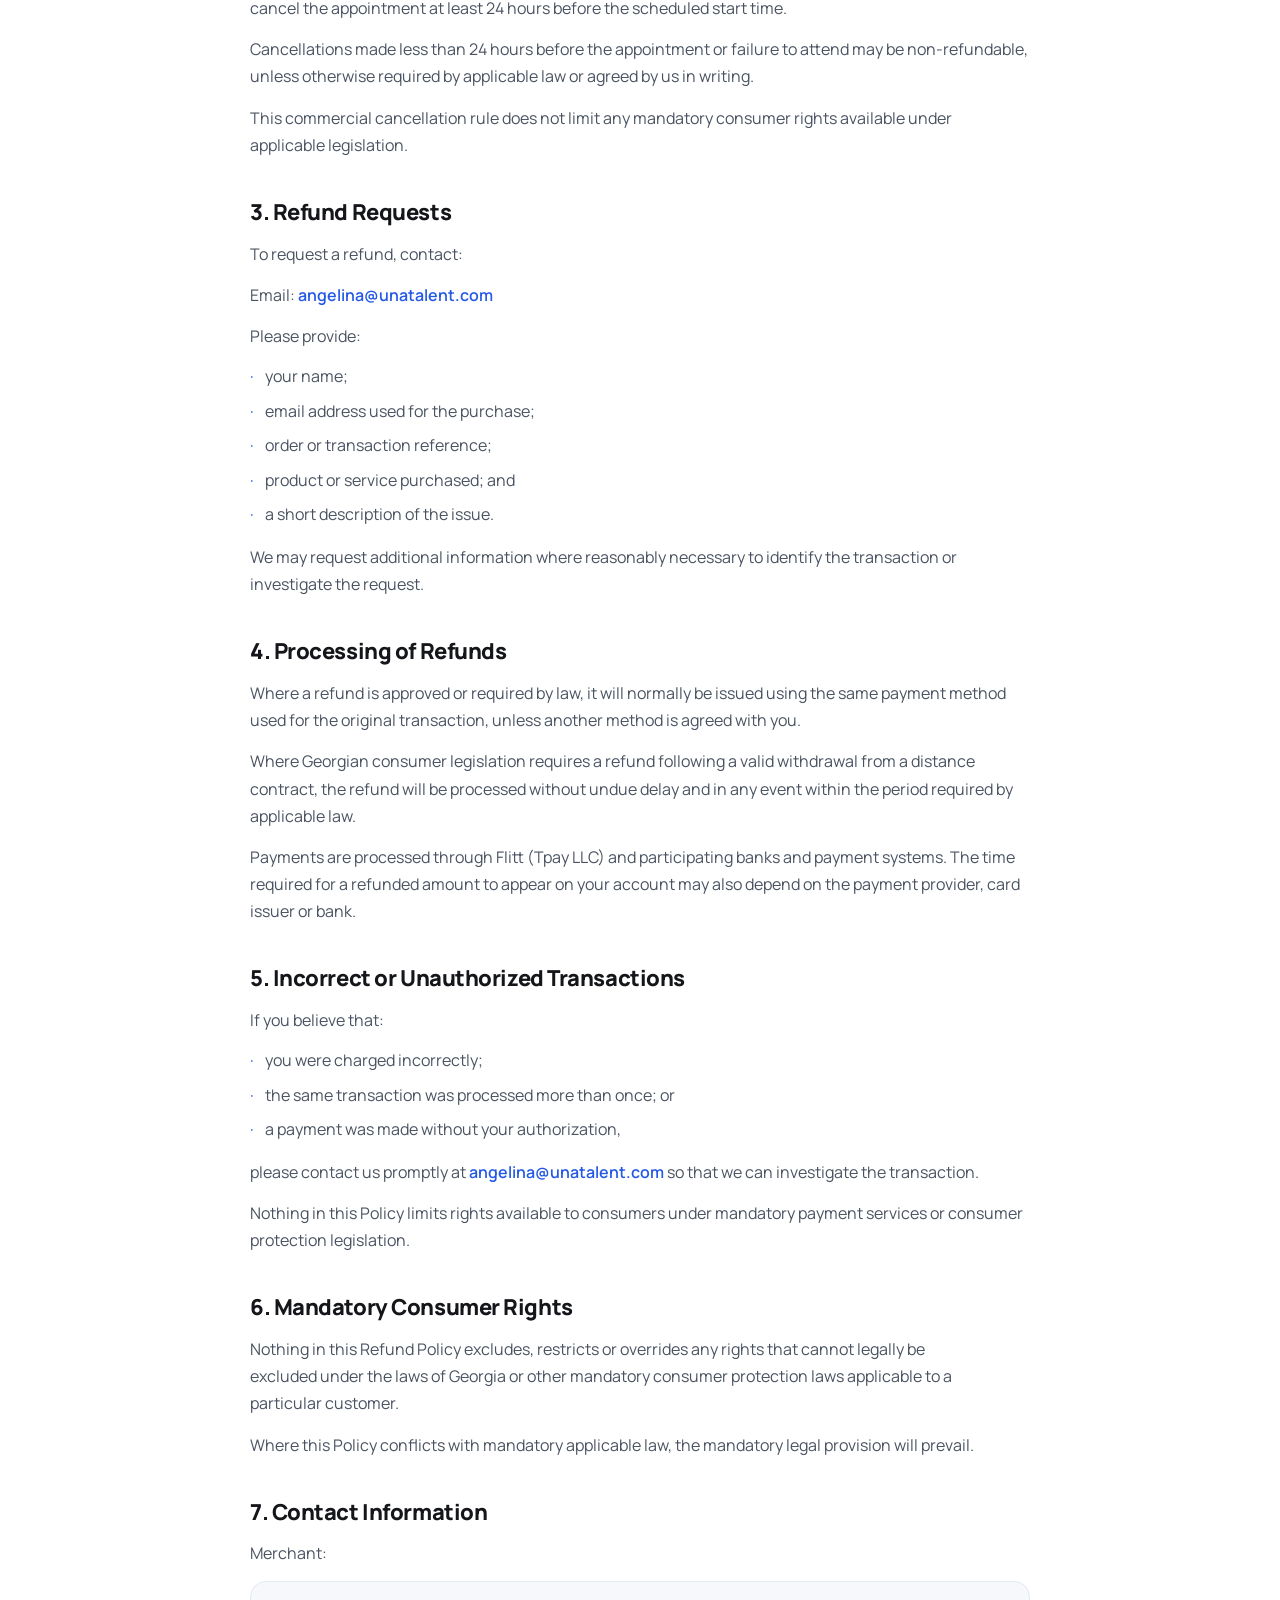
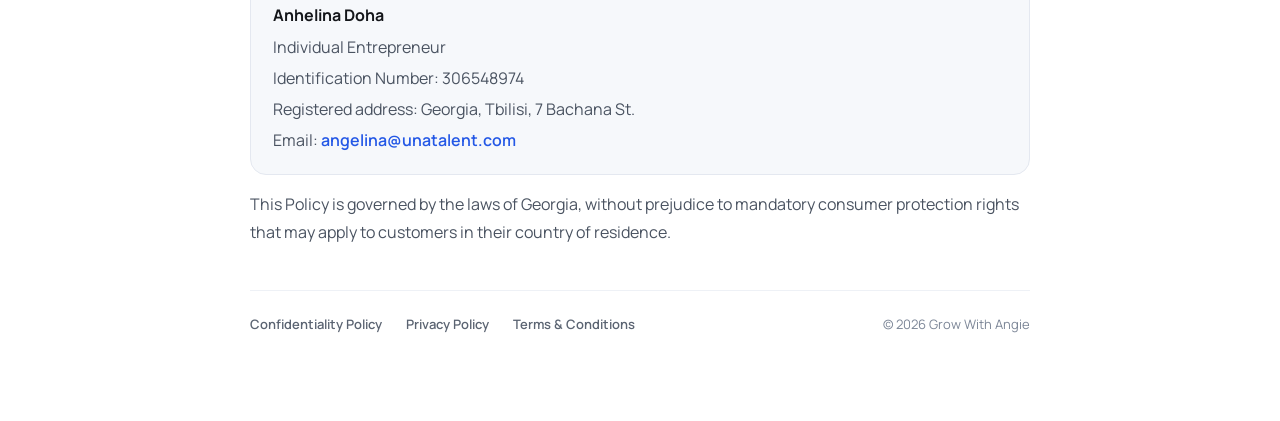
<file: refund-policy.html>
<!DOCTYPE html>
<html lang="en">
<head>
<meta charset="utf-8">
<meta name="viewport" content="width=device-width, initial-scale=1">
<title>Refund Policy — Grow With Angie</title>
<link rel="preconnect" href="https://fonts.googleapis.com">
<link rel="preconnect" href="https://fonts.gstatic.com" crossorigin>
<link href="https://fonts.googleapis.com/css2?family=Manrope:wght@400;500;600;700;800&family=IBM+Plex+Mono:wght@400;500&display=swap" rel="stylesheet">
<link rel="stylesheet" href="styles.css">
</head>
<body>

<header style="border-bottom:1px solid #e9ecf2;padding:16px 20px">
<div style="max-width:820px;margin:0 auto;display:flex;align-items:center;justify-content:space-between;gap:16px">
<a href="index.html" style="color:#14161a;font-weight:800;font-size:17px;letter-spacing:-0.02em">grow.withangie</a>
<a href="index.html" style="font-size:14px;font-weight:600">← Back to site</a>
</div>
</header>

<main style="max-width:820px;margin:0 auto;padding:clamp(40px,6vw,72px) 20px clamp(56px,7vw,88px)">
<p style="font-family:'IBM Plex Mono',monospace;font-size:12px;letter-spacing:0.14em;text-transform:uppercase;color:#2458E6;margin:0 0 14px">Legal</p>
<h1 style="font-size:clamp(30px,5vw,46px);line-height:1.08;letter-spacing:-0.03em;font-weight:800;margin:0 0 12px">Refund Policy</h1>
<p style="font-size:14px;color:#7c8697;margin:0 0 30px">Last updated: <span style="color:#4a5361">20.08.2026</span></p>

<p style="font-size:16px;line-height:1.7;color:#4a5361;margin:0 0 16px">This Refund Policy applies to purchases made from <span style="color:#14161a;font-weight:600">Anhelina Doha</span>, Individual Entrepreneur registered in Georgia, Identification Number 306548974 ("we", "us", "our").</p>
<p style="font-size:16px;line-height:1.7;color:#4a5361;margin:0 0 40px">This Policy applies to digital products, educational materials, consultations, coaching sessions and other services purchased through our website.</p>

<section style="display:grid;gap:40px">

<div>
<h2 style="font-size:22px;line-height:1.25;letter-spacing:-0.02em;font-weight:800;margin:0 0 14px">1. Digital Products</h2>
<p style="font-size:16px;line-height:1.7;color:#4a5361;margin:0 0 14px">Our digital products may include, but are not limited to:</p>
<ul style="display:grid;gap:9px;font-size:16px;line-height:1.6;color:#4a5361;margin:0 0 16px">
<li style="display:flex;gap:11px"><span style="color:#2458E6;flex:none">·</span><span>downloadable guides;</span></li>
<li style="display:flex;gap:11px"><span style="color:#2458E6;flex:none">·</span><span>templates;</span></li>
<li style="display:flex;gap:11px"><span style="color:#2458E6;flex:none">·</span><span>checklists;</span></li>
<li style="display:flex;gap:11px"><span style="color:#2458E6;flex:none">·</span><span>educational materials;</span></li>
<li style="display:flex;gap:11px"><span style="color:#2458E6;flex:none">·</span><span>digital bundles;</span></li>
<li style="display:flex;gap:11px"><span style="color:#2458E6;flex:none">·</span><span>other downloadable or electronically accessible content.</span></li>
</ul>
<p style="font-size:16px;line-height:1.7;color:#4a5361;margin:0 0 14px">Digital products are normally made available immediately after successful payment.</p>
<p style="font-size:16px;line-height:1.7;color:#4a5361;margin:0 0 14px">By purchasing a digital product and requesting immediate access, you expressly consent to the delivery of the digital content before the expiry of any applicable statutory withdrawal period and acknowledge that, where permitted by applicable law, your right to withdraw from the purchase may be lost once access to or delivery of the digital content has begun.</p>
<p style="font-size:16px;line-height:1.7;color:#4a5361;margin:0 0 14px">Accordingly, digital products are generally non-refundable after they have been delivered, downloaded, accessed or otherwise made available to you, except where required by applicable law.</p>
<p style="font-size:16px;line-height:1.7;color:#4a5361;margin:0 0 14px">A refund may be provided where:</p>
<ul style="display:grid;gap:9px;font-size:16px;line-height:1.6;color:#4a5361;margin:0 0 16px">
<li style="display:flex;gap:11px"><span style="color:#2458E6;flex:none">·</span><span>you were charged more than once for the same purchase;</span></li>
<li style="display:flex;gap:11px"><span style="color:#2458E6;flex:none">·</span><span>payment was completed but the product was not delivered and we are unable to provide access within a reasonable time;</span></li>
<li style="display:flex;gap:11px"><span style="color:#2458E6;flex:none">·</span><span>the digital product is materially defective or materially different from its description and the issue cannot reasonably be corrected; or</span></li>
<li style="display:flex;gap:11px"><span style="color:#2458E6;flex:none">·</span><span>a refund is otherwise required under applicable consumer protection law.</span></li>
</ul>
<p style="font-size:16px;line-height:1.7;color:#4a5361;margin:0">A change of mind, failure to use the product, or a determination that the product is no longer needed does not by itself entitle the customer to a refund after the digital content has been delivered, except where mandatory law provides otherwise.</p>
</div>

<div>
<h2 style="font-size:22px;line-height:1.25;letter-spacing:-0.02em;font-weight:800;margin:0 0 14px">2. Consultations and Services</h2>
<p style="font-size:16px;line-height:1.7;color:#4a5361;margin:0 0 14px">Consumers may have statutory withdrawal rights for remotely purchased services in accordance with applicable law.</p>
<p style="font-size:16px;line-height:1.7;color:#4a5361;margin:0 0 14px">Where you expressly request that the provision of a service begins before the expiry of an applicable withdrawal period, you consent to the early commencement of the service.</p>
<p style="font-size:16px;line-height:1.7;color:#4a5361;margin:0 0 14px">Where a service has been fully performed with your prior express consent and acknowledgement, the statutory right of withdrawal may no longer apply to the extent permitted by law.</p>
<p style="font-size:16px;line-height:1.7;color:#4a5361;margin:0 0 14px">For scheduled consultations, coaching calls or similar appointments, you may request to reschedule or cancel the appointment at least 24 hours before the scheduled start time.</p>
<p style="font-size:16px;line-height:1.7;color:#4a5361;margin:0 0 14px">Cancellations made less than 24 hours before the appointment or failure to attend may be non-refundable, unless otherwise required by applicable law or agreed by us in writing.</p>
<p style="font-size:16px;line-height:1.7;color:#4a5361;margin:0">This commercial cancellation rule does not limit any mandatory consumer rights available under applicable legislation.</p>
</div>

<div>
<h2 style="font-size:22px;line-height:1.25;letter-spacing:-0.02em;font-weight:800;margin:0 0 14px">3. Refund Requests</h2>
<p style="font-size:16px;line-height:1.7;color:#4a5361;margin:0 0 14px">To request a refund, contact:</p>
<p style="font-size:16px;line-height:1.7;color:#4a5361;margin:0 0 14px">Email: <a href="mailto:angelina@unatalent.com" style="font-weight:600">angelina@unatalent.com</a></p>
<p style="font-size:16px;line-height:1.7;color:#4a5361;margin:0 0 14px">Please provide:</p>
<ul style="display:grid;gap:9px;font-size:16px;line-height:1.6;color:#4a5361;margin:0 0 16px">
<li style="display:flex;gap:11px"><span style="color:#2458E6;flex:none">·</span><span>your name;</span></li>
<li style="display:flex;gap:11px"><span style="color:#2458E6;flex:none">·</span><span>email address used for the purchase;</span></li>
<li style="display:flex;gap:11px"><span style="color:#2458E6;flex:none">·</span><span>order or transaction reference;</span></li>
<li style="display:flex;gap:11px"><span style="color:#2458E6;flex:none">·</span><span>product or service purchased; and</span></li>
<li style="display:flex;gap:11px"><span style="color:#2458E6;flex:none">·</span><span>a short description of the issue.</span></li>
</ul>
<p style="font-size:16px;line-height:1.7;color:#4a5361;margin:0">We may request additional information where reasonably necessary to identify the transaction or investigate the request.</p>
</div>

<div>
<h2 style="font-size:22px;line-height:1.25;letter-spacing:-0.02em;font-weight:800;margin:0 0 14px">4. Processing of Refunds</h2>
<p style="font-size:16px;line-height:1.7;color:#4a5361;margin:0 0 14px">Where a refund is approved or required by law, it will normally be issued using the same payment method used for the original transaction, unless another method is agreed with you.</p>
<p style="font-size:16px;line-height:1.7;color:#4a5361;margin:0 0 14px">Where Georgian consumer legislation requires a refund following a valid withdrawal from a distance contract, the refund will be processed without undue delay and in any event within the period required by applicable law.</p>
<p style="font-size:16px;line-height:1.7;color:#4a5361;margin:0">Payments are processed through Flitt (Tpay LLC) and participating banks and payment systems. The time required for a refunded amount to appear on your account may also depend on the payment provider, card issuer or bank.</p>
</div>

<div>
<h2 style="font-size:22px;line-height:1.25;letter-spacing:-0.02em;font-weight:800;margin:0 0 14px">5. Incorrect or Unauthorized Transactions</h2>
<p style="font-size:16px;line-height:1.7;color:#4a5361;margin:0 0 14px">If you believe that:</p>
<ul style="display:grid;gap:9px;font-size:16px;line-height:1.6;color:#4a5361;margin:0 0 16px">
<li style="display:flex;gap:11px"><span style="color:#2458E6;flex:none">·</span><span>you were charged incorrectly;</span></li>
<li style="display:flex;gap:11px"><span style="color:#2458E6;flex:none">·</span><span>the same transaction was processed more than once; or</span></li>
<li style="display:flex;gap:11px"><span style="color:#2458E6;flex:none">·</span><span>a payment was made without your authorization,</span></li>
</ul>
<p style="font-size:16px;line-height:1.7;color:#4a5361;margin:0 0 14px">please contact us promptly at <a href="mailto:angelina@unatalent.com" style="font-weight:600">angelina@unatalent.com</a> so that we can investigate the transaction.</p>
<p style="font-size:16px;line-height:1.7;color:#4a5361;margin:0">Nothing in this Policy limits rights available to consumers under mandatory payment services or consumer protection legislation.</p>
</div>

<div>
<h2 style="font-size:22px;line-height:1.25;letter-spacing:-0.02em;font-weight:800;margin:0 0 14px">6. Mandatory Consumer Rights</h2>
<p style="font-size:16px;line-height:1.7;color:#4a5361;margin:0 0 14px">Nothing in this Refund Policy excludes, restricts or overrides any rights that cannot legally be excluded under the laws of Georgia or other mandatory consumer protection laws applicable to a particular customer.</p>
<p style="font-size:16px;line-height:1.7;color:#4a5361;margin:0">Where this Policy conflicts with mandatory applicable law, the mandatory legal provision will prevail.</p>
</div>

<div>
<h2 style="font-size:22px;line-height:1.25;letter-spacing:-0.02em;font-weight:800;margin:0 0 14px">7. Contact Information</h2>
<p style="font-size:16px;line-height:1.7;color:#4a5361;margin:0 0 14px">Merchant:</p>
<div style="border:1px solid #e4e8f0;border-radius:16px;padding:20px 22px;background:#F6F8FB;font-size:16px;line-height:1.7;color:#4a5361;display:grid;gap:4px;margin-bottom:16px">
<div style="color:#14161a;font-weight:700">Anhelina Doha</div>
<div>Individual Entrepreneur</div>
<div>Identification Number: 306548974</div>
<div>Registered address: Georgia, Tbilisi, 7 Bachana St.</div>
<div>Email: <a href="mailto:angelina@unatalent.com" style="font-weight:600">angelina@unatalent.com</a></div>
</div>
<p style="font-size:16px;line-height:1.7;color:#4a5361;margin:0">This Policy is governed by the laws of Georgia, without prejudice to mandatory consumer protection rights that may apply to customers in their country of residence.</p>
</div>

</section>

<div style="margin-top:44px;padding-top:24px;border-top:1px solid #eef1f6;display:flex;flex-wrap:wrap;gap:10px 24px;justify-content:space-between;align-items:center;font-size:13px;color:#7c8697">
<div style="display:flex;flex-wrap:wrap;gap:10px 24px;align-items:center">
<a href="confidentiality-policy.html" class="hov-dark" style="color:#5b6472;font-weight:600">Confidentiality Policy</a>
<a href="privacy-policy.html" class="hov-dark" style="color:#5b6472;font-weight:600">Privacy Policy</a>
<a href="terms-and-conditions.html" class="hov-dark" style="color:#5b6472;font-weight:600">Terms &amp; Conditions</a>
</div>
<span>© 2026 Grow With Angie</span>
</div>
</main>
</body>
</html>
</file>
<file: styles.css>
*{box-sizing:border-box}
html{scroll-behavior:smooth}
body{margin:0;background:#ffffff;color:#14161a;font-family:Manrope,Helvetica,Arial,sans-serif;-webkit-font-smoothing:antialiased;text-wrap:pretty}
a{color:#2458E6;text-decoration:none}
a:hover{color:#1740b8}
ul{margin:0;padding:0;list-style:none}

@keyframes gwa-marquee{from{transform:translateX(0)}to{transform:translateX(-50%)}}

/* hover utility classes (used across the landing page in place of the design prototype's style-hover attribute) */
.hov-dark:hover{color:#14161a}
.hov-blue-text:hover{color:#1740b8}
.hov-primary:hover{background:#1740b8;color:#ffffff}
.hov-primary-bg:hover{background:#1740b8}
.hov-bg-light:hover{background:#fafbfd}
.hov-border-dark:hover{border-color:#14161a;color:#14161a}
.hov-white-navy:hover{background:#dfe8f8;color:#0E1F3D}
.hov-black:hover{background:#000000;color:#ffffff}
.hov-quiz-option:hover{border-color:#2458E6;background:#F6F8FB}
.hov-quiz-toggle:hover{background:#2458E6;color:#ffffff}
.marquee-track-wrap:hover .marquee-track{animation-play-state:paused}

input:focus,textarea:focus{border-color:#2458E6;outline:none}

#gwa-nav{transition:transform .28s ease,opacity .28s ease;will-change:transform}
</file>
